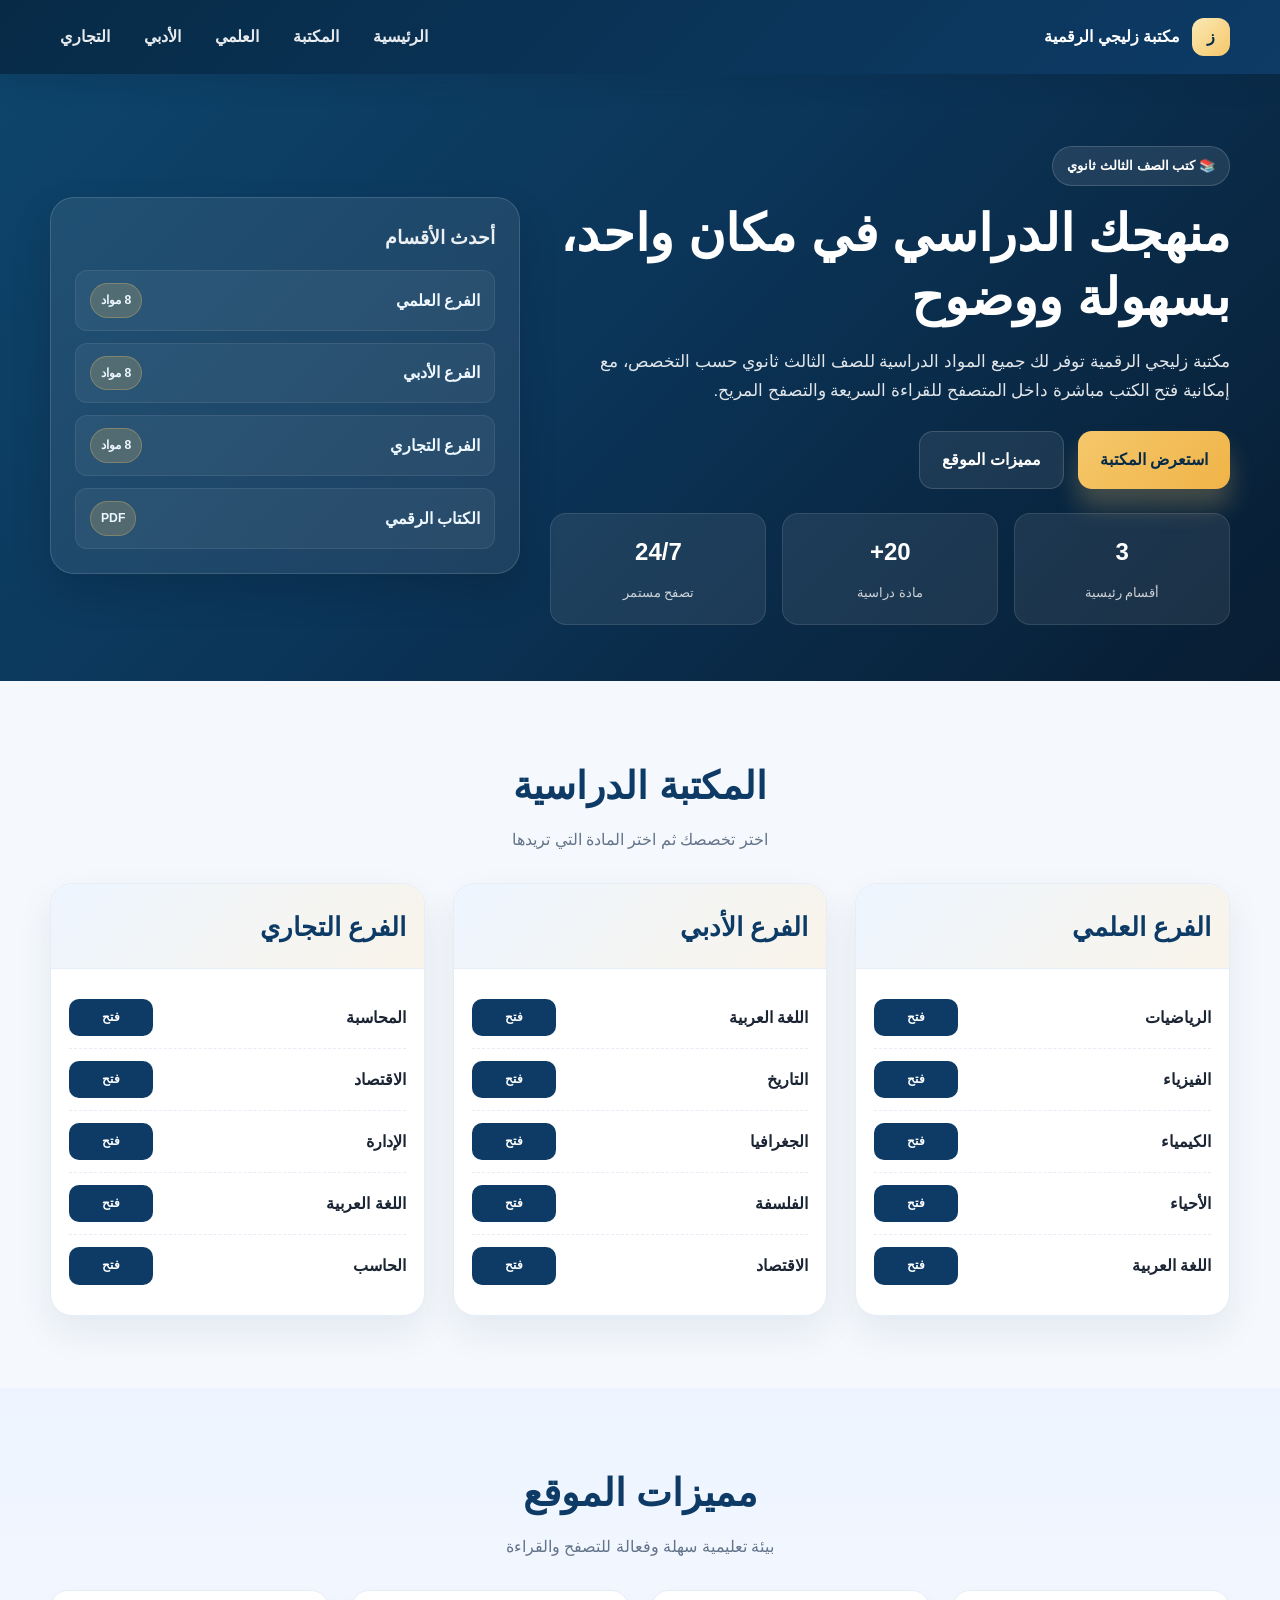
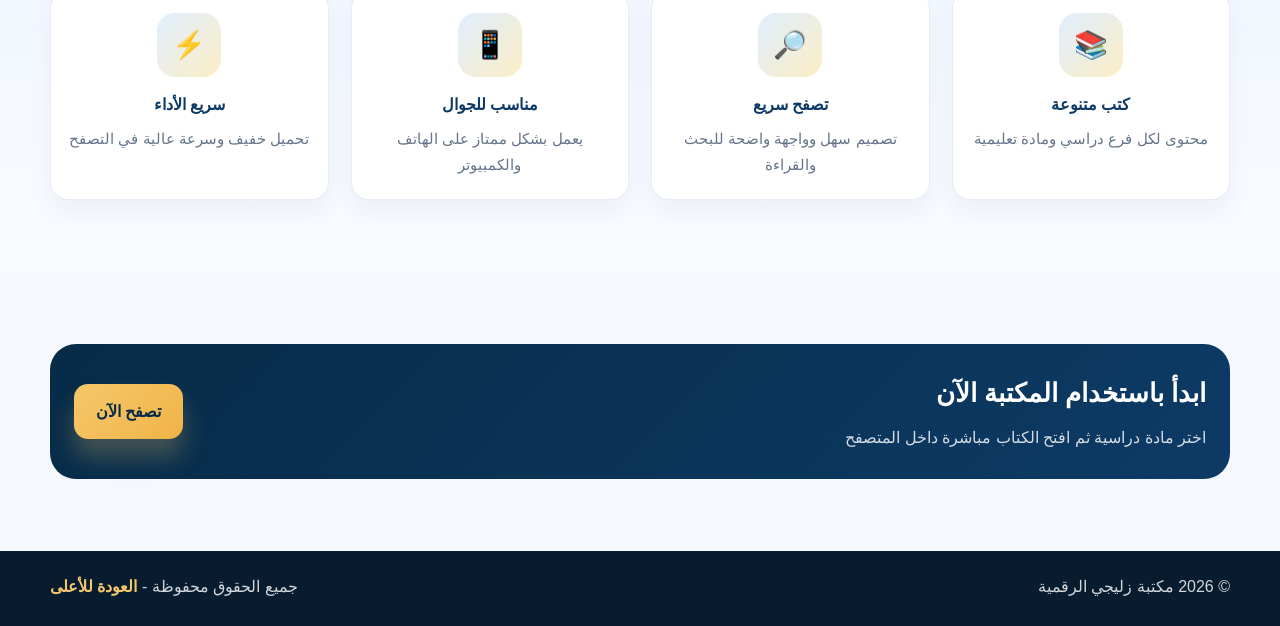
<file: index.html>
<!DOCTYPE html>
<html lang="ar" dir="rtl">
  <head>
    <meta charset="UTF-8" />
    <meta name="viewport" content="width=device-width, initial-scale=1.0" />
    <meta name="description" content="مكتبة زليجي الرقمية - كتب الصف الثالث ثانوي حسب التخصص" />
    <title>مكتبة زليجي الرقمية</title>
    <style>
      :root {
        --primary: #0d3b66;
        --primary-deep: #072b47;
        --secondary: #f5c76a;
        --bg: #f5f8fc;
        --card: #ffffff;
        --line: #e7edf6;
        --text: #1a2433;
        --muted: #64748b;
        --shadow: 0 16px 36px rgba(13, 59, 102, 0.08);
      }

      * { box-sizing: border-box; }
      html { scroll-behavior: smooth; }
      body {
        margin: 0;
        font-family: "Tahoma", "Segoe UI", sans-serif;
        background: var(--bg);
        color: var(--text);
        line-height: 1.7;
      }
      a { text-decoration: none; }
      .container { width: min(1180px, calc(100% - 30px)); margin: 0 auto; }

      .topbar {
        background: linear-gradient(135deg, var(--primary-deep), var(--primary));
        color: #fff;
        position: sticky;
        top: 0;
        z-index: 10;
        box-shadow: 0 8px 24px rgba(9, 31, 58, 0.18);
      }
      .topbar-inner {
        min-height: 74px;
        display: flex;
        align-items: center;
        justify-content: space-between;
        gap: 18px;
      }
      .brand {
        display: flex;
        align-items: center;
        gap: 12px;
        font-weight: 800;
      }
      .brand-mark {
        width: 38px; height: 38px; border-radius: 12px;
        background: linear-gradient(135deg, #fbe9b4, var(--secondary));
        color: var(--primary-deep);
        display: grid; place-items: center;
        font-weight: 900;
      }
      .nav {
        display: flex; gap: 14px; flex-wrap: wrap;
      }
      .nav a {
        color: rgba(255,255,255,0.9);
        padding: 8px 10px; border-radius: 10px; font-weight: 700;
      }
      .nav a:hover { background: rgba(255,255,255,0.08); }

      .hero {
        background: linear-gradient(135deg, #0e446b, #0b3559 45%, #081d32 100%);
        color: #fff;
        padding: 72px 0 56px;
      }
      .hero-inner {
        display: grid; grid-template-columns: 1.3fr 0.9fr; gap: 30px; align-items: center;
      }
      .eyebrow {
        display: inline-block; padding: 8px 14px; border-radius: 999px;
        background: rgba(255,255,255,0.09); border: 1px solid rgba(255,255,255,0.15);
        margin-bottom: 16px; font-size: 0.82rem; font-weight: 700;
      }
      .hero h1 {
        margin: 0 0 18px; font-size: clamp(2.2rem, 4vw, 4rem); line-height: 1.25;
      }
      .hero p {
        margin: 0 0 26px; color: rgba(255,255,255,0.88);
        font-size: 1.05rem;
      }
      .hero-actions {
        display: flex; gap: 14px; flex-wrap: wrap; margin-bottom: 24px;
      }
      .btn {
        display: inline-flex; align-items: center; justify-content: center;
        padding: 14px 22px; border-radius: 14px; font-weight: 800; transition: .2s ease;
      }
      .btn:hover { transform: translateY(-2px); }
      .btn-primary {
        background: linear-gradient(135deg, var(--secondary), #f0b448); color: var(--primary-deep);
        box-shadow: 0 18px 24px rgba(245, 199, 106, 0.25);
      }
      .btn-secondary {
        background: rgba(255,255,255,0.08); color: #fff; border: 1px solid rgba(255,255,255,0.15);
      }
      .hero-metrics {
        display: grid; grid-template-columns: repeat(3, minmax(120px, 1fr)); gap: 16px;
      }
      .metric {
        background: rgba(255,255,255,0.08); border: 1px solid rgba(255,255,255,0.1);
        border-radius: 16px; padding: 18px 12px; text-align: center;
      }
      .metric strong { display: block; font-size: 1.5rem; margin-bottom: 6px; }
      .metric span { color: rgba(255,255,255,0.78); font-size: 0.8rem; }
      .hero-card {
        background: rgba(255,255,255,0.08); border: 1px solid rgba(255,255,255,0.14);
        border-radius: 24px; padding: 24px; box-shadow: 0 18px 40px rgba(0,0,0,0.14);
      }
      .mini-title { margin: 0 0 16px; color: rgba(255,255,255,0.92); }
      .mini-list {
        list-style: none; margin: 0; padding: 0; display: grid; gap: 12px;
      }
      .mini-list li {
        background: rgba(255,255,255,0.05); border: 1px solid rgba(255,255,255,0.08);
        border-radius: 12px; padding: 12px 14px; display: flex; justify-content: space-between; align-items: center;
      }
      .mini-list span { color: #edf7ff; font-weight: 700; }
      .mini-tag {
        background: rgba(245,199,106,0.2); color: #ffe79a; border: 1px solid rgba(245,199,106,0.28);
        border-radius: 999px; padding: 6px 10px; font-size: 0.76rem; font-weight: 800;
      }

      section { padding: 72px 0; }
      .section-head {
        text-align: center; margin-bottom: 30px;
      }
      .section-head h2 {
        margin: 0 0 8px; color: var(--primary); font-size: clamp(2rem, 3vw, 2.7rem);
      }
      .section-head p { margin: 0; color: var(--muted); }

      .cards-grid {
        display: grid; grid-template-columns: repeat(auto-fit, minmax(280px, 1fr)); gap: 28px;
      }
      .subject-card {
        background: var(--card); border: 1px solid var(--line); border-radius: 22px;
        box-shadow: var(--shadow); overflow: hidden; transition: transform .2s ease, box-shadow .2s ease;
      }
      .subject-card:hover { transform: translateY(-4px); box-shadow: 0 20px 42px rgba(13,59,102,0.12); }
      .card-top {
        background: linear-gradient(135deg, #edf5ff 0%, #f9f4ea 100%);
        padding: 22px 18px 18px; border-bottom: 1px solid var(--line);
      }
      .card-top h3 { margin: 0; color: var(--primary); font-size: 1.6rem; }
      .card-body { padding: 18px; }
      .book-list { list-style: none; margin: 0; padding: 0; }
      .book-item {
        display: flex; justify-content: space-between; align-items: center; gap: 12px;
        padding: 12px 0; border-bottom: 1px dashed var(--line);
      }
      .book-item:last-child { border-bottom: none; }
      .book-name { font-weight: 700; color: var(--text); }
      .book-btn {
        min-width: 84px; padding: 8px 14px; border-radius: 10px; background: var(--primary);
        color: #fff; font-weight: 800; text-align: center; font-size: 0.78rem;
      }
      .book-btn:hover { background: var(--primary-deep); }

      .features { background: linear-gradient(180deg, #edf4ff, #f9fbff); }
      .feature-grid {
        display: grid; grid-template-columns: repeat(auto-fit, minmax(220px, 1fr)); gap: 22px;
      }
      .feature-item {
        background: #fff; border: 1px solid var(--line); border-radius: 18px; padding: 22px 18px; text-align: center;
        box-shadow: 0 12px 24px rgba(13, 59, 102, 0.05);
      }
      .icon-box {
        width: 64px; height: 64px; margin: 0 auto 14px; border-radius: 18px; display: grid; place-items: center;
        font-size: 1.7rem; background: linear-gradient(135deg, #dfeeff, #fceec5);
      }
      .feature-item h4 { margin: 0 0 8px; color: var(--primary); }
      .feature-item p { margin: 0; color: var(--muted); font-size: 0.94rem; }

      .cta-box {
        background: linear-gradient(135deg, var(--primary-deep), var(--primary));
        color: #fff; border-radius: 26px; padding: 28px 24px; display: flex; align-items: center; justify-content: space-between; gap: 18px; flex-wrap: wrap;
      }
      .cta-box h3 { margin: 0 0 8px; font-size: clamp(1.6rem, 2vw, 2.2rem); }
      .cta-box p { margin: 0; color: rgba(255,255,255,0.82); }

      footer {
        background: #071c2f; color: #fff; padding: 22px 0 26px;
      }
      .footer-row {
        display: flex; justify-content: space-between; gap: 16px; flex-wrap: wrap; align-items: center;
      }
      .footer-row p { margin: 0; color: rgba(255,255,255,0.82); }
      .footer-link { color: var(--secondary); font-weight: 700; }

      @media (max-width: 900px) {
        .hero-inner { grid-template-columns: 1fr; }
      }
      @media (max-width: 620px) {
        .topbar-inner, .footer-row, .cta-box { flex-direction: column; align-items: flex-start; }
        .nav { gap: 8px; }
        .hero-metrics { grid-template-columns: 1fr; }
        .book-item { flex-direction: column; align-items: flex-start; }
        .book-btn { width: 100%; }
      }
    </style>
  </head>
  <body>
    <header class="topbar">
      <div class="container topbar-inner">
        <div class="brand">
          <div class="brand-mark">ز</div>
          <span>مكتبة زليجي الرقمية</span>
        </div>
        <nav class="nav" aria-label="التنقل">
          <a href="index.html">الرئيسية</a>
          <a href="index.html#catalog">المكتبة</a>
          <a href="science.html">العلمي</a>
          <a href="literary.html">الأدبي</a>
          <a href="commercial.html">التجاري</a>
        </nav>
      </div>
    </header>

    <section class="hero" id="home">
      <div class="container hero-inner">
        <div>
          <div class="eyebrow">📚 كتب الصف الثالث ثانوي</div>
          <h1>منهجك الدراسي في مكان واحد، بسهولة ووضوح</h1>
          <p>
            مكتبة زليجي الرقمية توفر لك جميع المواد الدراسية للصف الثالث ثانوي
            حسب التخصص، مع إمكانية فتح الكتب مباشرة داخل المتصفح للقراءة السريعة
            والتصفح المريح.
          </p>
          <div class="hero-actions">
            <a href="#catalog" class="btn btn-primary">استعرض المكتبة</a>
            <a href="#features" class="btn btn-secondary">مميزات الموقع</a>
          </div>
          <div class="hero-metrics">
            <div class="metric"><strong>3</strong><span>أقسام رئيسية</span></div>
            <div class="metric"><strong>20+</strong><span>مادة دراسية</span></div>
            <div class="metric"><strong>24/7</strong><span>تصفح مستمر</span></div>
          </div>
        </div>
        <div class="hero-card">
          <h3 class="mini-title">أحدث الأقسام</h3>
          <ul class="mini-list">
            <li><span>الفرع العلمي</span><span class="mini-tag">8 مواد</span></li>
            <li><span>الفرع الأدبي</span><span class="mini-tag">8 مواد</span></li>
            <li><span>الفرع التجاري</span><span class="mini-tag">8 مواد</span></li>
            <li><span>الكتاب الرقمي</span><span class="mini-tag">PDF</span></li>
          </ul>
        </div>
      </div>
    </section>

    <section id="catalog">
      <div class="container">
        <div class="section-head">
          <h2>المكتبة الدراسية</h2>
          <p>اختر تخصصك ثم اختر المادة التي تريدها</p>
        </div>

        <div class="cards-grid">
          <article class="subject-card">
            <div class="card-top"><h3>الفرع العلمي</h3></div>
            <div class="card-body">
              <ul class="book-list">
                <li class="book-item"><span class="book-name">الرياضيات</span><a href="science.html" class="book-btn">فتح</a></li>
                <li class="book-item"><span class="book-name">الفيزياء</span><a href="science.html" class="book-btn">فتح</a></li>
                <li class="book-item"><span class="book-name">الكيمياء</span><a href="science.html" class="book-btn">فتح</a></li>
                <li class="book-item"><span class="book-name">الأحياء</span><a href="science.html" class="book-btn">فتح</a></li>
                <li class="book-item"><span class="book-name">اللغة العربية</span><a href="science.html" class="book-btn">فتح</a></li>
              </ul>
            </div>
          </article>

          <article class="subject-card">
            <div class="card-top"><h3>الفرع الأدبي</h3></div>
            <div class="card-body">
              <ul class="book-list">
                <li class="book-item"><span class="book-name">اللغة العربية</span><a href="literary.html" class="book-btn">فتح</a></li>
                <li class="book-item"><span class="book-name">التاريخ</span><a href="literary.html" class="book-btn">فتح</a></li>
                <li class="book-item"><span class="book-name">الجغرافيا</span><a href="literary.html" class="book-btn">فتح</a></li>
                <li class="book-item"><span class="book-name">الفلسفة</span><a href="literary.html" class="book-btn">فتح</a></li>
                <li class="book-item"><span class="book-name">الاقتصاد</span><a href="literary.html" class="book-btn">فتح</a></li>
              </ul>
            </div>
          </article>

          <article class="subject-card">
            <div class="card-top"><h3>الفرع التجاري</h3></div>
            <div class="card-body">
              <ul class="book-list">
                <li class="book-item"><span class="book-name">المحاسبة</span><a href="commercial.html" class="book-btn">فتح</a></li>
                <li class="book-item"><span class="book-name">الاقتصاد</span><a href="commercial.html" class="book-btn">فتح</a></li>
                <li class="book-item"><span class="book-name">الإدارة</span><a href="commercial.html" class="book-btn">فتح</a></li>
                <li class="book-item"><span class="book-name">اللغة العربية</span><a href="commercial.html" class="book-btn">فتح</a></li>
                <li class="book-item"><span class="book-name">الحاسب</span><a href="commercial.html" class="book-btn">فتح</a></li>
              </ul>
            </div>
          </article>
        </div>
      </div>
    </section>

    <section class="features" id="features">
      <div class="container">
        <div class="section-head">
          <h2>مميزات الموقع</h2>
          <p>بيئة تعليمية سهلة وفعالة للتصفح والقراءة</p>
        </div>
        <div class="feature-grid">
          <div class="feature-item">
            <div class="icon-box">📚</div>
            <h4>كتب متنوعة</h4>
            <p>محتوى لكل فرع دراسي ومادة تعليمية</p>
          </div>
          <div class="feature-item">
            <div class="icon-box">🔎</div>
            <h4>تصفح سريع</h4>
            <p>تصميم سهل وواجهة واضحة للبحث والقراءة</p>
          </div>
          <div class="feature-item">
            <div class="icon-box">📱</div>
            <h4>مناسب للجوال</h4>
            <p>يعمل بشكل ممتاز على الهاتف والكمبيوتر</p>
          </div>
          <div class="feature-item">
            <div class="icon-box">⚡</div>
            <h4>سريع الأداء</h4>
            <p>تحميل خفيف وسرعة عالية في التصفح</p>
          </div>
        </div>
      </div>
    </section>

    <section>
      <div class="container">
        <div class="cta-box">
          <div>
            <h3>ابدأ باستخدام المكتبة الآن</h3>
            <p>اختر مادة دراسية ثم افتح الكتاب مباشرة داخل المتصفح</p>
          </div>
          <a href="science.html" class="btn btn-primary">تصفح الآن</a>
        </div>
      </div>
    </section>

    <footer>
      <div class="container footer-row">
        <p>© <span id="year"></span> مكتبة زليجي الرقمية</p>
        <p>جميع الحقوق محفوظة - <a href="#home" class="footer-link">العودة للأعلى</a></p>
      </div>
    </footer>

    <script>
      document.getElementById("year").textContent = new Date().getFullYear();
    </script>
  </body>
</html>
</file>
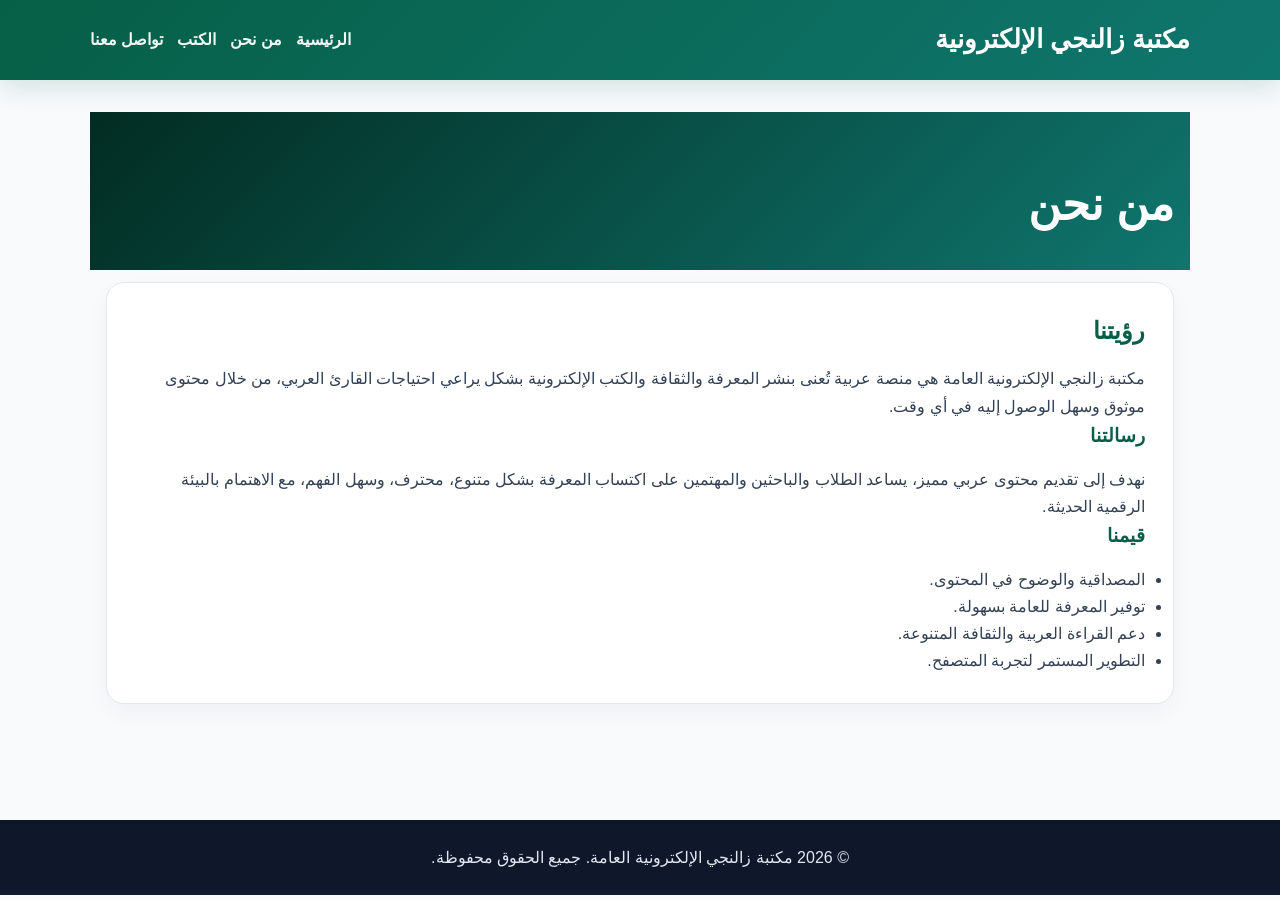
<file: about.html>
<!DOCTYPE html>
<html lang="ar" dir="rtl">
<head>
  <meta charset="UTF-8" />
  <meta name="viewport" content="width=device-width, initial-scale=1.0" />
  <meta name="description" content="من نحن؟ مكتبة زالنجي الإلكترونية العامة مؤسسة عربية تهدف إلى نشر المعرفة والثقافة والكتب الإلكترونية في خدمة المجتمع." />
  <meta name="keywords" content="من نحن, مكتبة زالنجي, رؤية, رسالة, ثقافة عربية" />
  <meta name="robots" content="index,follow" />
  <link rel="canonical" href="https://hashmmohmed466-wq.github.io/zalingei-digital-library/about.html" />
  <title>من نحن | مكتبة زالنجي الإلكترونية</title>
  <link rel="stylesheet" href="style.css" />
</head>
<body>
  <header>
    <div class="container topbar">
      <div class="brand">مكتبة زالنجي الإلكترونية</div>
      <nav>
        <a href="index.html">الرئيسية</a>
        <a href="about.html">من نحن</a>
        <a href="books.html">الكتب</a>
        <a href="contact.html">تواصل معنا</a>
      </nav>
    </div>
  </header>

  <main class="container">
    <section class="page-header">
      <div class="container">
        <h1>من نحن</h1>
      </div>
    </section>

    <section class="container" style="margin-top:-20px; margin-bottom:52px;">
      <div class="content-box">
        <h2>رؤيتنا</h2>
        <p>
          مكتبة زالنجي الإلكترونية العامة هي منصة عربية تُعنى بنشر المعرفة والثقافة والكتب الإلكترونية
          بشكل يراعي احتياجات القارئ العربي، من خلال محتوى موثوق وسهل الوصول إليه في أي وقت.
        </p>

        <h3>رسالتنا</h3>
        <p>
          نهدف إلى تقديم محتوى عربي مميز، يساعد الطلاب والباحثين والمهتمين على اكتساب المعرفة بشكل
          متنوع، محترف، وسهل الفهم، مع الاهتمام بالبيئة الرقمية الحديثة.
        </p>

        <h3>قيمنا</h3>
        <ul>
          <li>المصداقية والوضوح في المحتوى.</li>
          <li>توفير المعرفة للعامة بسهولة.</li>
          <li>دعم القراءة العربية والثقافة المتنوعة.</li>
          <li>التطوير المستمر لتجربة المتصفح.</li>
        </ul>
      </div>
    </section>
  </main>

  <footer class="footer">
    <div class="container">© 2026 مكتبة زالنجي الإلكترونية العامة. جميع الحقوق محفوظة.</div>
  </footer>
</body>
</html>
</file>
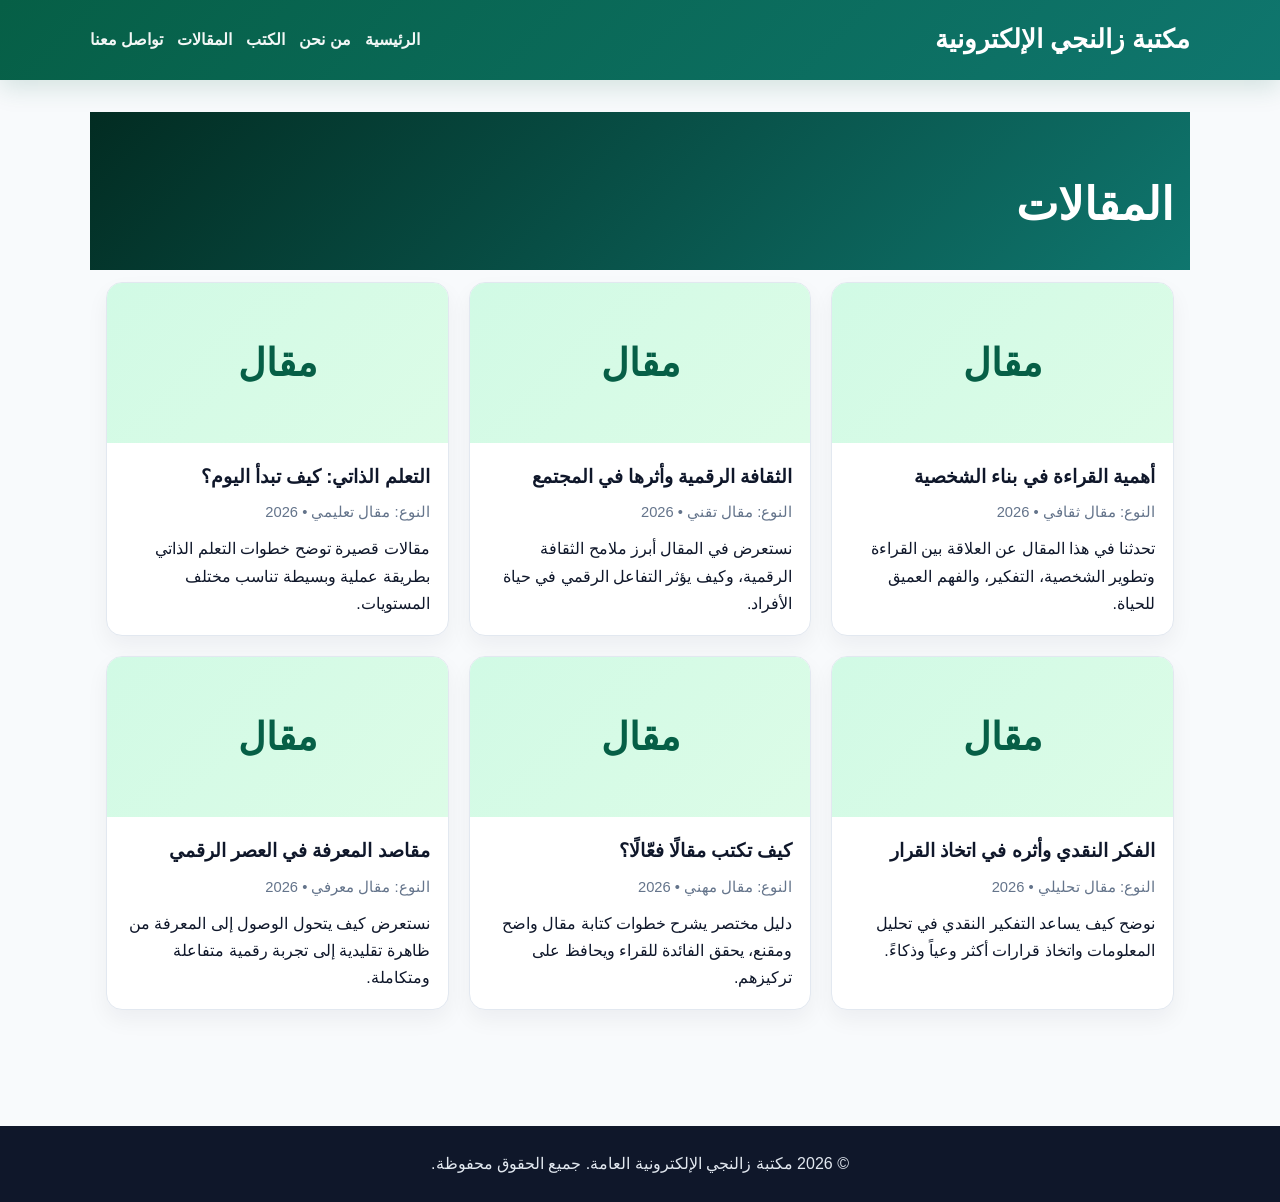
<file: articles.html>
<!DOCTYPE html>
<html lang="ar" dir="rtl">
<head>
  <meta charset="UTF-8" />
  <meta name="viewport" content="width=device-width, initial-scale=1.0" />
  <meta name="description" content="مقالات ومحتوى ثقافي وتعليمي في مكتبة زالنجي الإلكترونية العامة." />
  <meta name="keywords" content="مقالات عربية, محتوى تعليمي, مقالات ثقافية, مكتبة زالنجي" />
  <meta name="robots" content="index,follow" />
  <link rel="canonical" href="https://hashmmohmed466-wq.github.io/zalingei-digital-library/articles.html" />
  <title>المقالات | مكتبة زالنجي الإلكترونية</title>
  <link rel="stylesheet" href="style.css" />
</head>
<body>
  <header>
    <div class="container topbar">
      <div class="brand">مكتبة زالنجي الإلكترونية</div>
      <nav>
        <a href="index.html">الرئيسية</a>
        <a href="about.html">من نحن</a>
        <a href="books.html">الكتب</a>
        <a href="articles.html">المقالات</a>
        <a href="contact.html">تواصل معنا</a>
      </nav>
    </div>
  </header>

  <main class="container">
    <section class="page-header">
      <div class="container">
        <h1>المقالات</h1>
      </div>
    </section>

    <section class="container" style="margin-top:-20px; margin-bottom:52px;">
      <div class="books-list">
        <article class="book-item">
          <div class="book-cover">مقال</div>
          <div class="book-body">
            <h3>أهمية القراءة في بناء الشخصية</h3>
            <div class="book-meta">النوع: مقال ثقافي • 2026</div>
            <p>تحدثنا في هذا المقال عن العلاقة بين القراءة وتطوير الشخصية، التفكير، والفهم العميق للحياة.</p>
          </div>
        </article>

        <article class="book-item">
          <div class="book-cover">مقال</div>
          <div class="book-body">
            <h3>الثقافة الرقمية وأثرها في المجتمع</h3>
            <div class="book-meta">النوع: مقال تقني • 2026</div>
            <p>نستعرض في المقال أبرز ملامح الثقافة الرقمية، وكيف يؤثر التفاعل الرقمي في حياة الأفراد.</p>
          </div>
        </article>

        <article class="book-item">
          <div class="book-cover">مقال</div>
          <div class="book-body">
            <h3>التعلم الذاتي: كيف تبدأ اليوم؟</h3>
            <div class="book-meta">النوع: مقال تعليمي • 2026</div>
            <p>مقالات قصيرة توضح خطوات التعلم الذاتي بطريقة عملية وبسيطة تناسب مختلف المستويات.</p>
          </div>
        </article>

        <article class="book-item">
          <div class="book-cover">مقال</div>
          <div class="book-body">
            <h3>الفكر النقدي وأثره في اتخاذ القرار</h3>
            <div class="book-meta">النوع: مقال تحليلي • 2026</div>
            <p>نوضح كيف يساعد التفكير النقدي في تحليل المعلومات واتخاذ قرارات أكثر وعياً وذكاءً.</p>
          </div>
        </article>

        <article class="book-item">
          <div class="book-cover">مقال</div>
          <div class="book-body">
            <h3>كيف تكتب مقالًا فعّالًا؟</h3>
            <div class="book-meta">النوع: مقال مهني • 2026</div>
            <p>دليل مختصر يشرح خطوات كتابة مقال واضح ومقنع، يحقق الفائدة للقراء ويحافظ على تركيزهم.</p>
          </div>
        </article>

        <article class="book-item">
          <div class="book-cover">مقال</div>
          <div class="book-body">
            <h3>مقاصد المعرفة في العصر الرقمي</h3>
            <div class="book-meta">النوع: مقال معرفي • 2026</div>
            <p>نستعرض كيف يتحول الوصول إلى المعرفة من ظاهرة تقليدية إلى تجربة رقمية متفاعلة ومتكاملة.</p>
          </div>
        </article>
      </div>
    </section>
  </main>

  <footer class="footer">
    <div class="container">© 2026 مكتبة زالنجي الإلكترونية العامة. جميع الحقوق محفوظة.</div>
  </footer>
</body>
</html>
</file>
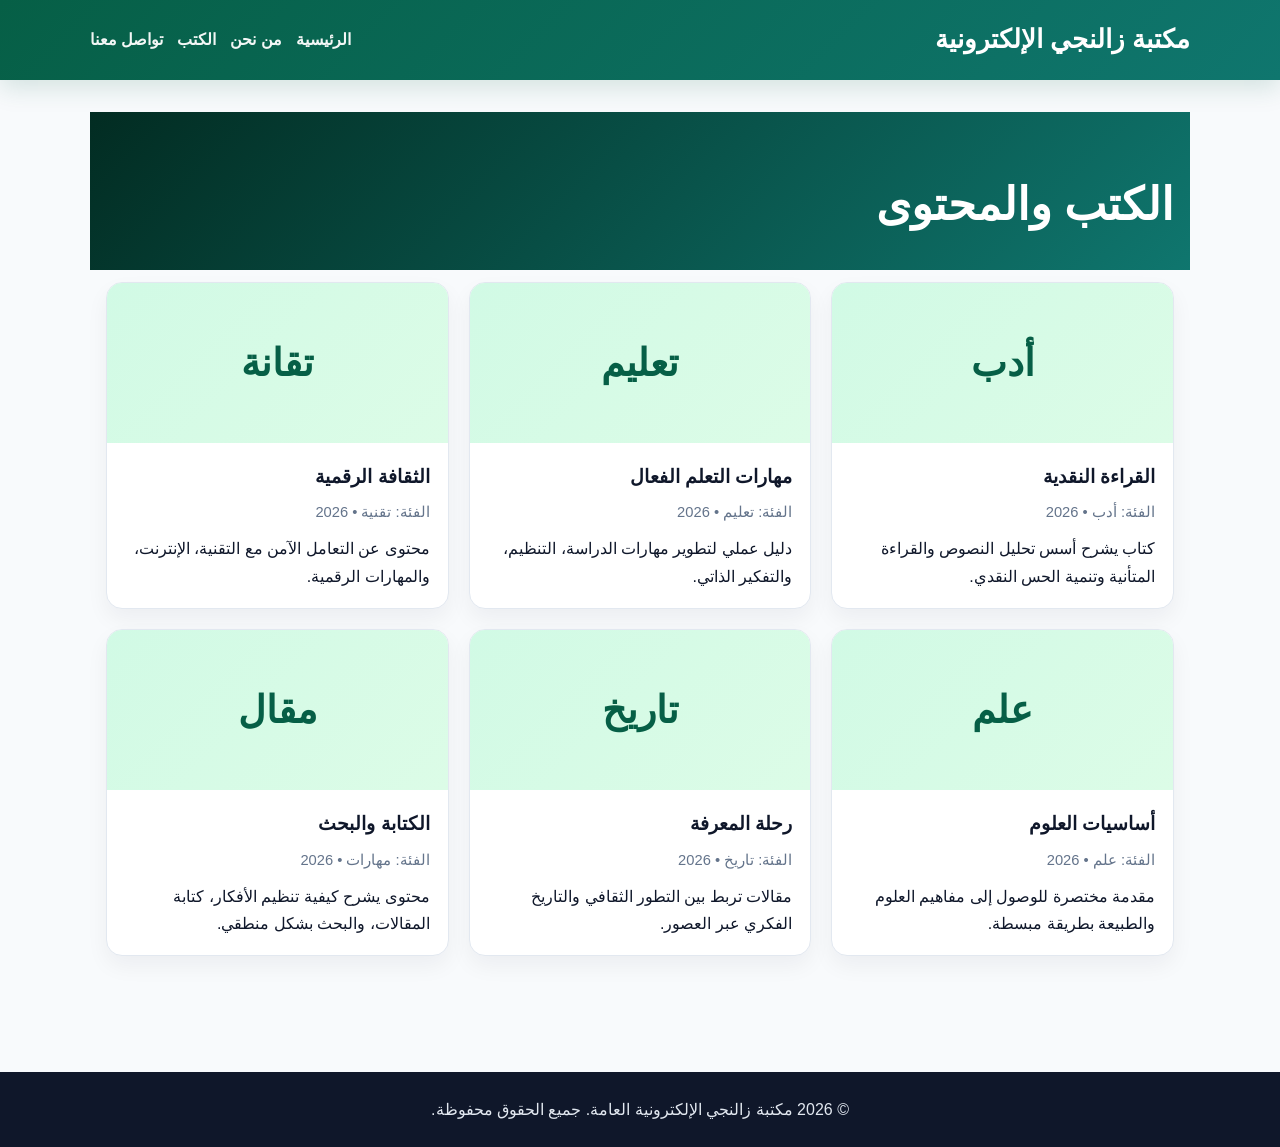
<file: books.html>
<!DOCTYPE html>
<html lang="ar" dir="rtl">
<head>
  <meta charset="UTF-8" />
  <meta name="viewport" content="width=device-width, initial-scale=1.0" />
  <meta name="description" content="تصفح كتب ومقالات مكتبة زالنجي الإلكترونية العامة في مجالات التعليم، الثقافة، والأدب." />
  <meta name="keywords" content="كتب, مقالات, تعليم, ثقافة, أدب, تقنية" />
  <meta name="robots" content="index,follow" />
  <link rel="canonical" href="https://hashmmohmed466-wq.github.io/zalingei-digital-library/books.html" />
  <title>الكتب | مكتبة زالنجي الإلكترونية</title>
  <link rel="stylesheet" href="style.css" />
</head>
<body>
  <header>
    <div class="container topbar">
      <div class="brand">مكتبة زالنجي الإلكترونية</div>
      <nav>
        <a href="index.html">الرئيسية</a>
        <a href="about.html">من نحن</a>
        <a href="books.html">الكتب</a>
        <a href="contact.html">تواصل معنا</a>
      </nav>
    </div>
  </header>

  <main class="container">
    <section class="page-header">
      <div class="container">
        <h1>الكتب والمحتوى</h1>
      </div>
    </section>

    <section class="container" style="margin-top:-20px; margin-bottom:52px;">
      <div class="books-list">
        <article class="book-item">
          <div class="book-cover">أدب</div>
          <div class="book-body">
            <h3>القراءة النقدية</h3>
            <div class="book-meta">الفئة: أدب • 2026</div>
            <p>كتاب يشرح أسس تحليل النصوص والقراءة المتأنية وتنمية الحس النقدي.</p>
          </div>
        </article>

        <article class="book-item">
          <div class="book-cover">تعليم</div>
          <div class="book-body">
            <h3>مهارات التعلم الفعال</h3>
            <div class="book-meta">الفئة: تعليم • 2026</div>
            <p>دليل عملي لتطوير مهارات الدراسة، التنظيم، والتفكير الذاتي.</p>
          </div>
        </article>

        <article class="book-item">
          <div class="book-cover">تقانة</div>
          <div class="book-body">
            <h3>الثقافة الرقمية</h3>
            <div class="book-meta">الفئة: تقنية • 2026</div>
            <p>محتوى عن التعامل الآمن مع التقنية، الإنترنت، والمهارات الرقمية.</p>
          </div>
        </article>

        <article class="book-item">
          <div class="book-cover">علم</div>
          <div class="book-body">
            <h3>أساسيات العلوم</h3>
            <div class="book-meta">الفئة: علم • 2026</div>
            <p>مقدمة مختصرة للوصول إلى مفاهيم العلوم والطبيعة بطريقة مبسطة.</p>
          </div>
        </article>

        <article class="book-item">
          <div class="book-cover">تاريخ</div>
          <div class="book-body">
            <h3>رحلة المعرفة</h3>
            <div class="book-meta">الفئة: تاريخ • 2026</div>
            <p>مقالات تربط بين التطور الثقافي والتاريخ الفكري عبر العصور.</p>
          </div>
        </article>

        <article class="book-item">
          <div class="book-cover">مقال</div>
          <div class="book-body">
            <h3>الكتابة والبحث</h3>
            <div class="book-meta">الفئة: مهارات • 2026</div>
            <p>محتوى يشرح كيفية تنظيم الأفكار، كتابة المقالات، والبحث بشكل منطقي.</p>
          </div>
        </article>
      </div>
    </section>
  </main>

  <footer class="footer">
    <div class="container">© 2026 مكتبة زالنجي الإلكترونية العامة. جميع الحقوق محفوظة.</div>
  </footer>
</body>
</html>
</file>
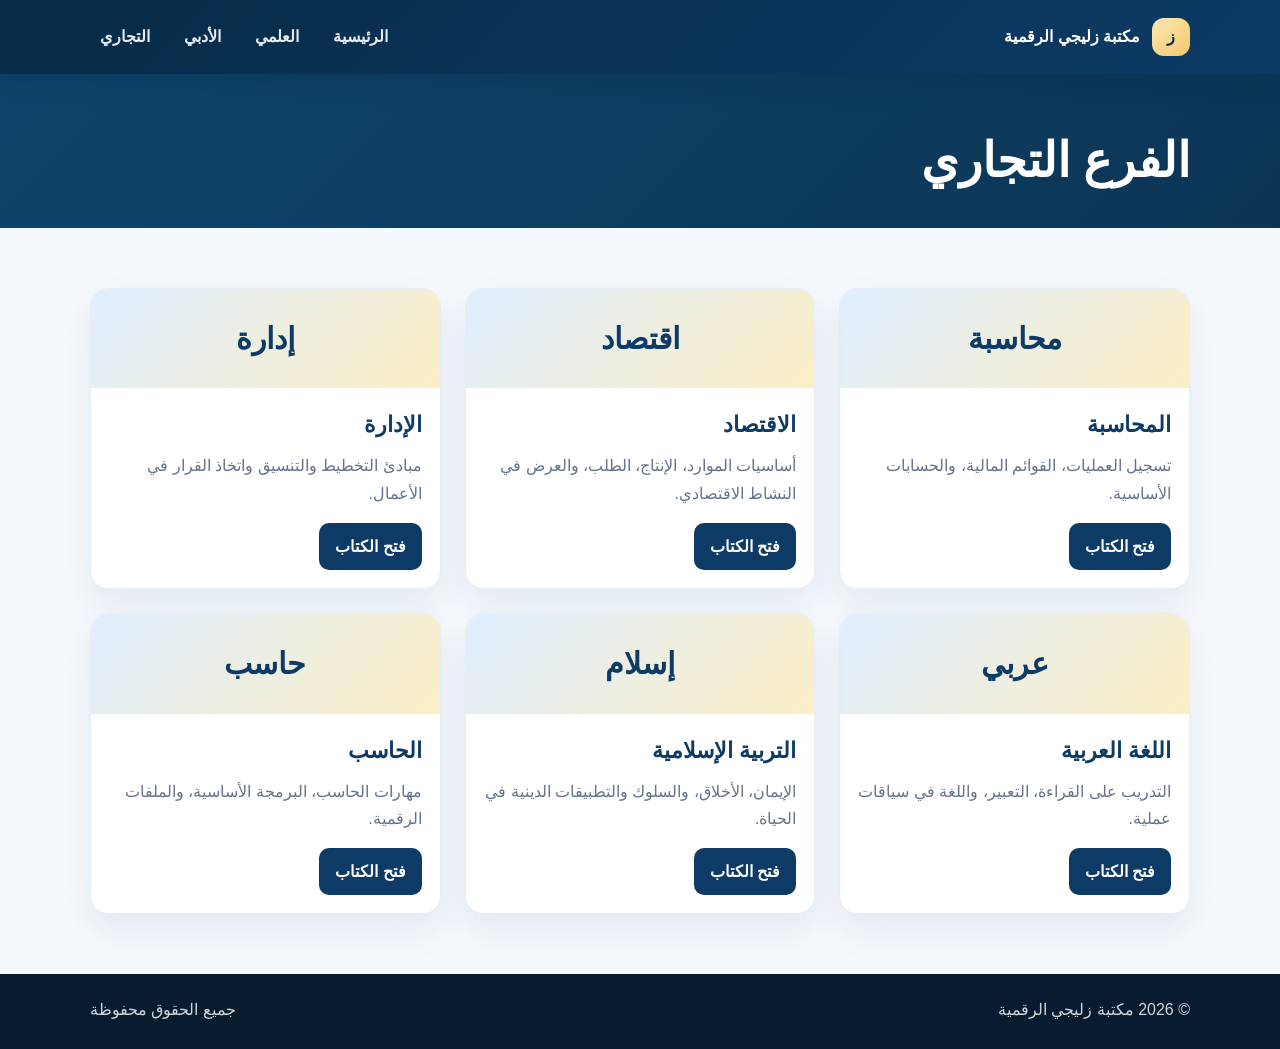
<file: commercial.html>
<!DOCTYPE html>
<html lang="ar" dir="rtl">
  <head>
    <meta charset="UTF-8" />
    <meta name="viewport" content="width=device-width, initial-scale=1.0" />
    <title>الفرع التجاري | مكتبة زليجي الرقمية</title>
    <style>
      :root {
        --primary: #0d3b66;
        --primary-deep: #072b47;
        --secondary: #f5c76a;
        --bg: #f5f8fc;
        --card: #ffffff;
        --line: #e7edf6;
        --text: #1a2433;
        --muted: #64748b;
        --shadow: 0 16px 36px rgba(13, 59, 102, 0.08);
      }
      * { box-sizing: border-box; }
      body { margin: 0; font-family: "Tahoma", "Segoe UI", sans-serif; background: var(--bg); color: var(--text); line-height: 1.7; }
      a { text-decoration: none; }
      .container { width: min(1100px, calc(100% - 26px)); margin: 0 auto; }
      .topbar { background: linear-gradient(135deg, var(--primary-deep), var(--primary)); color: #fff; position: sticky; top: 0; z-index: 10; box-shadow: 0 8px 24px rgba(9,31,58,.18); }
      .topbar-inner { min-height: 74px; display: flex; align-items: center; justify-content: space-between; gap: 18px; }
      .brand { display: flex; align-items: center; gap: 12px; font-weight: 800; }
      .brand-mark { width: 38px; height: 38px; border-radius: 12px; background: linear-gradient(135deg, #fbe9b4, var(--secondary)); display: grid; place-items: center; color: var(--primary-deep); font-weight: 900; }
      .nav { display: flex; flex-wrap: wrap; gap: 14px; }
      .nav a { color: rgba(255,255,255,0.9); padding: 8px 10px; border-radius: 10px; font-weight: 700; }
      .nav a:hover { background: rgba(255,255,255,0.08); }
      .page-header { background: linear-gradient(135deg, #0e446b, #0c3555); color: #fff; padding: 46px 0 26px; }
      .page-header h1 { margin: 0; font-size: clamp(2rem, 4vw, 3rem); }
      .section { padding: 60px 0; }
      .books-grid { display: grid; grid-template-columns: repeat(auto-fit, minmax(260px, 1fr)); gap: 24px; }
      .book-card { background: var(--card); border: 1px solid var(--line); border-radius: 18px; box-shadow: var(--shadow); overflow: hidden; }
      .book-cover { background: linear-gradient(135deg, #dfeeff, #fceec5); padding: 24px 18px; font-size: 1.9rem; font-weight: 900; color: var(--primary); text-align: center; }
      .book-content { padding: 18px; }
      .book-content h3 { margin: 0 0 8px; font-size: 1.4rem; color: var(--primary); }
      .book-content p { margin: 0 0 16px; color: var(--muted); }
      .book-link { display: inline-block; background: var(--primary); color: #fff; padding: 10px 16px; border-radius: 10px; font-weight: 800; }
      .book-link:hover { background: var(--primary-deep); }
      footer { background: #071c2f; color: #fff; padding: 22px 0 26px; }
      .footer-row { display: flex; justify-content: space-between; gap: 12px; flex-wrap: wrap; }
      .footer-row p { margin: 0; color: rgba(255,255,255,0.82); }
      @media (max-width: 640px) { .topbar-inner, .footer-row { flex-direction: column; align-items: flex-start; } }
    </style>
  </head>
  <body>
    <header class="topbar">
      <div class="container topbar-inner">
        <div class="brand"><div class="brand-mark">ز</div><span>مكتبة زليجي الرقمية</span></div>
        <nav class="nav" aria-label="التنقل">
          <a href="index.html">الرئيسية</a>
          <a href="science.html">العلمي</a>
          <a href="literary.html">الأدبي</a>
          <a href="commercial.html">التجاري</a>
        </nav>
      </div>
    </header>

    <section class="page-header">
      <div class="container">
        <h1>الفرع التجاري</h1>
      </div>
    </section>

    <main class="section">
      <div class="container books-grid">
        <article class="book-card">
          <div class="book-cover">محاسبة</div>
          <div class="book-content">
            <h3>المحاسبة</h3>
            <p>تسجيل العمليات، القوائم المالية، والحسابات الأساسية.</p>
            <a class="book-link" href="#">فتح الكتاب</a>
          </div>
        </article>

        <article class="book-card">
          <div class="book-cover">اقتصاد</div>
          <div class="book-content">
            <h3>الاقتصاد</h3>
            <p>أساسيات الموارد، الإنتاج، الطلب، والعرض في النشاط الاقتصادي.</p>
            <a class="book-link" href="#">فتح الكتاب</a>
          </div>
        </article>

        <article class="book-card">
          <div class="book-cover">إدارة</div>
          <div class="book-content">
            <h3>الإدارة</h3>
            <p>مبادئ التخطيط والتنسيق واتخاذ القرار في الأعمال.</p>
            <a class="book-link" href="#">فتح الكتاب</a>
          </div>
        </article>

        <article class="book-card">
          <div class="book-cover">عربي</div>
          <div class="book-content">
            <h3>اللغة العربية</h3>
            <p>التدريب على القراءة، التعبير، واللغة في سياقات عملية.</p>
            <a class="book-link" href="#">فتح الكتاب</a>
          </div>
        </article>

        <article class="book-card">
          <div class="book-cover">إسلام</div>
          <div class="book-content">
            <h3>التربية الإسلامية</h3>
            <p>الإيمان، الأخلاق، والسلوك والتطبيقات الدينية في الحياة.</p>
            <a class="book-link" href="#">فتح الكتاب</a>
          </div>
        </article>

        <article class="book-card">
          <div class="book-cover">حاسب</div>
          <div class="book-content">
            <h3>الحاسب</h3>
            <p>مهارات الحاسب، البرمجة الأساسية، والملفات الرقمية.</p>
            <a class="book-link" href="#">فتح الكتاب</a>
          </div>
        </article>
      </div>
    </main>

    <footer>
      <div class="container footer-row">
        <p>© <span id="year"></span> مكتبة زليجي الرقمية</p>
        <p>جميع الحقوق محفوظة</p>
      </div>
    </footer>

    <script>
      document.getElementById("year").textContent = new Date().getFullYear();
    </script>
  </body>
</html>
</file>
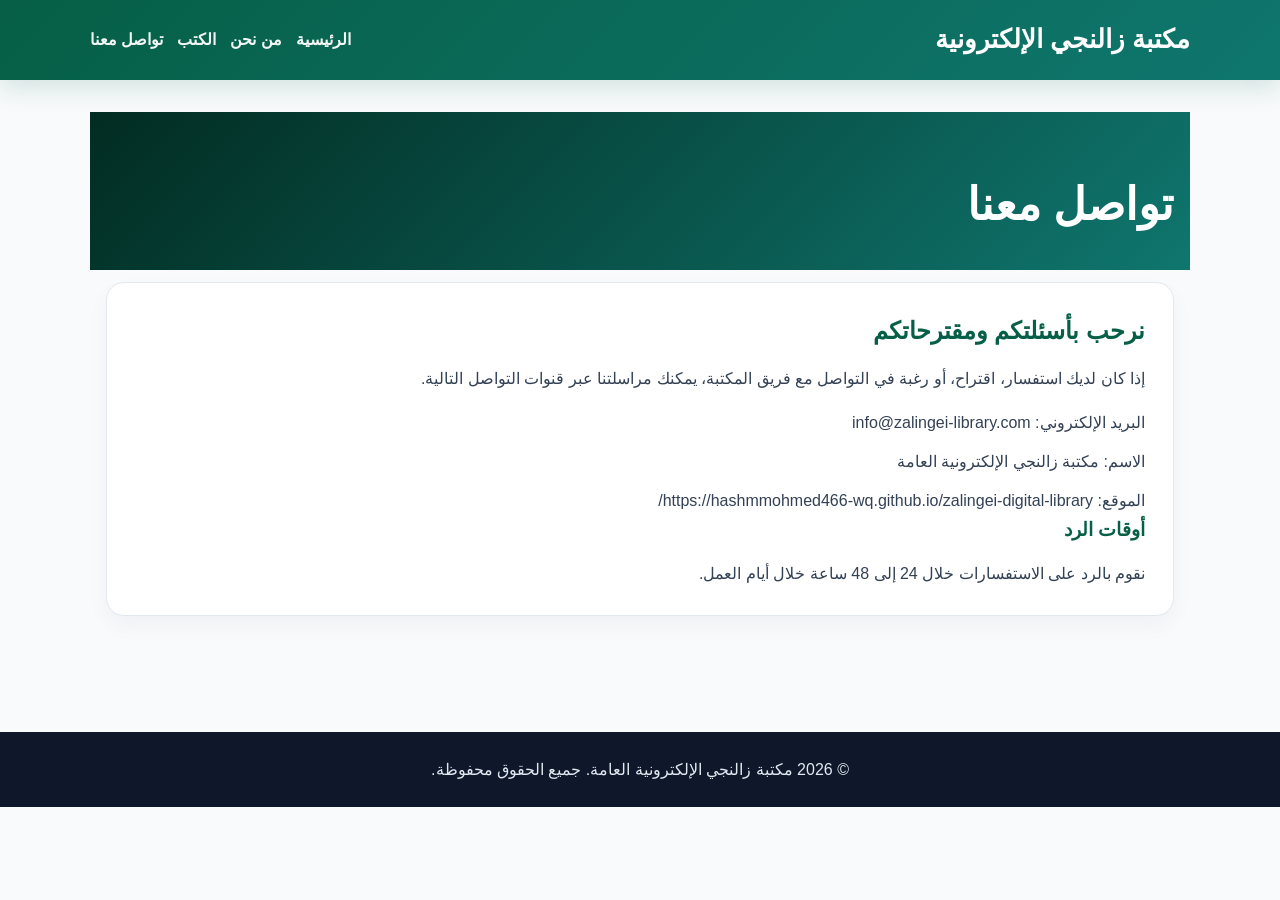
<file: contact.html>
<!DOCTYPE html>
<html lang="ar" dir="rtl">
<head>
  <meta charset="UTF-8" />
  <meta name="viewport" content="width=device-width, initial-scale=1.0" />
  <meta name="description" content="تواصل مع مكتبة زالنجي الإلكترونية العامة للاستفسارات، الشراكات، ومقترحات المحتوى." />
  <meta name="keywords" content="تواصل, استفسار, شراكة, مكتبة زالنجي" />
  <meta name="robots" content="index,follow" />
  <link rel="canonical" href="https://hashmmohmed466-wq.github.io/zalingei-digital-library/contact.html" />
  <title>تواصل معنا | مكتبة زالنجي الإلكترونية</title>
  <link rel="stylesheet" href="style.css" />
</head>
<body>
  <header>
    <div class="container topbar">
      <div class="brand">مكتبة زالنجي الإلكترونية</div>
      <nav>
        <a href="index.html">الرئيسية</a>
        <a href="about.html">من نحن</a>
        <a href="books.html">الكتب</a>
        <a href="contact.html">تواصل معنا</a>
      </nav>
    </div>
  </header>

  <main class="container">
    <section class="page-header">
      <div class="container">
        <h1>تواصل معنا</h1>
      </div>
    </section>

    <section class="container" style="margin-top:-20px; margin-bottom:52px;">
      <div class="content-box">
        <h2>نرحب بأسئلتكم ومقترحاتكم</h2>
        <p>
          إذا كان لديك استفسار، اقتراح، أو رغبة في التواصل مع فريق المكتبة، يمكنك مراسلتنا عبر
          قنوات التواصل التالية.
        </p>

        <ul class="contact-list">
          <li>البريد الإلكتروني: info@zalingei-library.com</li>
          <li>الاسم: مكتبة زالنجي الإلكترونية العامة</li>
          <li>الموقع: https://hashmmohmed466-wq.github.io/zalingei-digital-library/</li>
        </ul>

        <h3>أوقات الرد</h3>
        <p>نقوم بالرد على الاستفسارات خلال 24 إلى 48 ساعة خلال أيام العمل.</p>
      </div>
    </section>
  </main>

  <footer class="footer">
    <div class="container">© 2026 مكتبة زالنجي الإلكترونية العامة. جميع الحقوق محفوظة.</div>
  </footer>
</body>
</html>
</file>
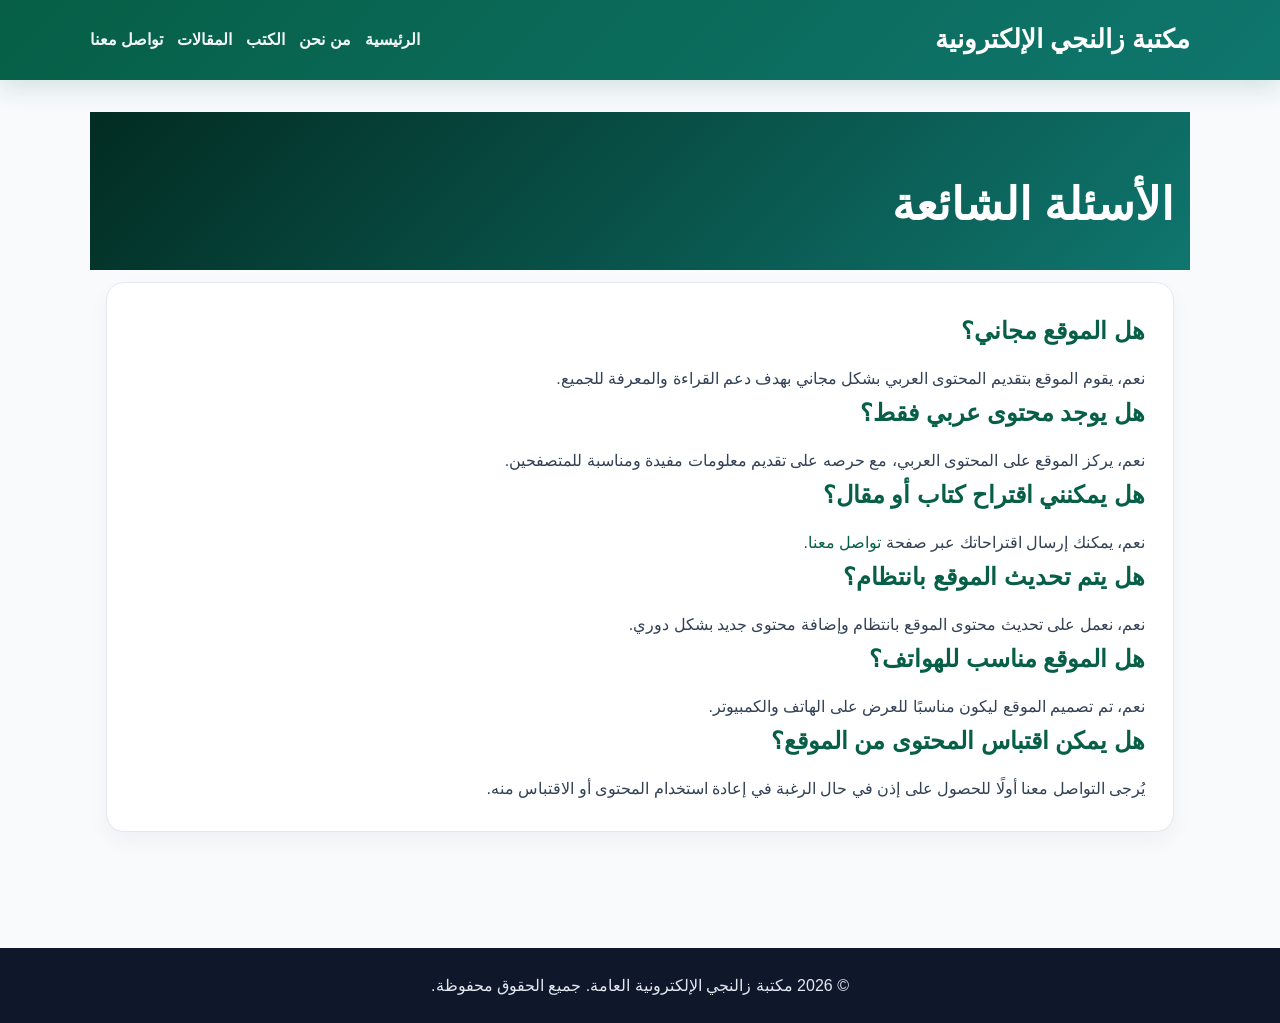
<file: faq.html>
<!DOCTYPE html>
<html lang="ar" dir="rtl">
<head>
  <meta charset="UTF-8" />
  <meta name="viewport" content="width=device-width, initial-scale=1.0" />
  <meta name="description" content="أسئلة شائعة حول مكتبة زالنجي الإلكترونية العامة ومحتواها وقيمتها للمستخدمين." />
  <meta name="keywords" content="أسئلة شائعة, مكتبة زالنجي, FAQ, محتوى عربي" />
  <meta name="robots" content="index,follow" />
  <link rel="canonical" href="https://hashmmohmed466-wq.github.io/zalingei-digital-library/faq.html" />
  <title>الأسئلة الشائعة | مكتبة زالنجي الإلكترونية</title>
  <link rel="stylesheet" href="style.css" />
</head>
<body>
  <header>
    <div class="container topbar">
      <div class="brand">مكتبة زالنجي الإلكترونية</div>
      <nav>
        <a href="index.html">الرئيسية</a>
        <a href="about.html">من نحن</a>
        <a href="books.html">الكتب</a>
        <a href="articles.html">المقالات</a>
        <a href="contact.html">تواصل معنا</a>
      </nav>
    </div>
  </header>

  <main class="container">
    <section class="page-header">
      <div class="container">
        <h1>الأسئلة الشائعة</h1>
      </div>
    </section>

    <section class="container" style="margin-top:-20px; margin-bottom:52px;">
      <div class="content-box">
        <h2>هل الموقع مجاني؟</h2>
        <p>نعم، يقوم الموقع بتقديم المحتوى العربي بشكل مجاني بهدف دعم القراءة والمعرفة للجميع.</p>

        <h2>هل يوجد محتوى عربي فقط؟</h2>
        <p>نعم، يركز الموقع على المحتوى العربي، مع حرصه على تقديم معلومات مفيدة ومناسبة للمتصفحين.</p>

        <h2>هل يمكنني اقتراح كتاب أو مقال؟</h2>
        <p>نعم، يمكنك إرسال اقتراحاتك عبر صفحة <a href="contact.html">تواصل معنا</a>.</p>

        <h2>هل يتم تحديث الموقع بانتظام؟</h2>
        <p>نعم، نعمل على تحديث محتوى الموقع بانتظام وإضافة محتوى جديد بشكل دوري.</p>

        <h2>هل الموقع مناسب للهواتف؟</h2>
        <p>نعم، تم تصميم الموقع ليكون مناسبًا للعرض على الهاتف والكمبيوتر.</p>

        <h2>هل يمكن اقتباس المحتوى من الموقع؟</h2>
        <p>يُرجى التواصل معنا أولًا للحصول على إذن في حال الرغبة في إعادة استخدام المحتوى أو الاقتباس منه.</p>
      </div>
    </section>
  </main>

  <footer class="footer">
    <div class="container">© 2026 مكتبة زالنجي الإلكترونية العامة. جميع الحقوق محفوظة.</div>
  </footer>
</body>
</html>
</file>
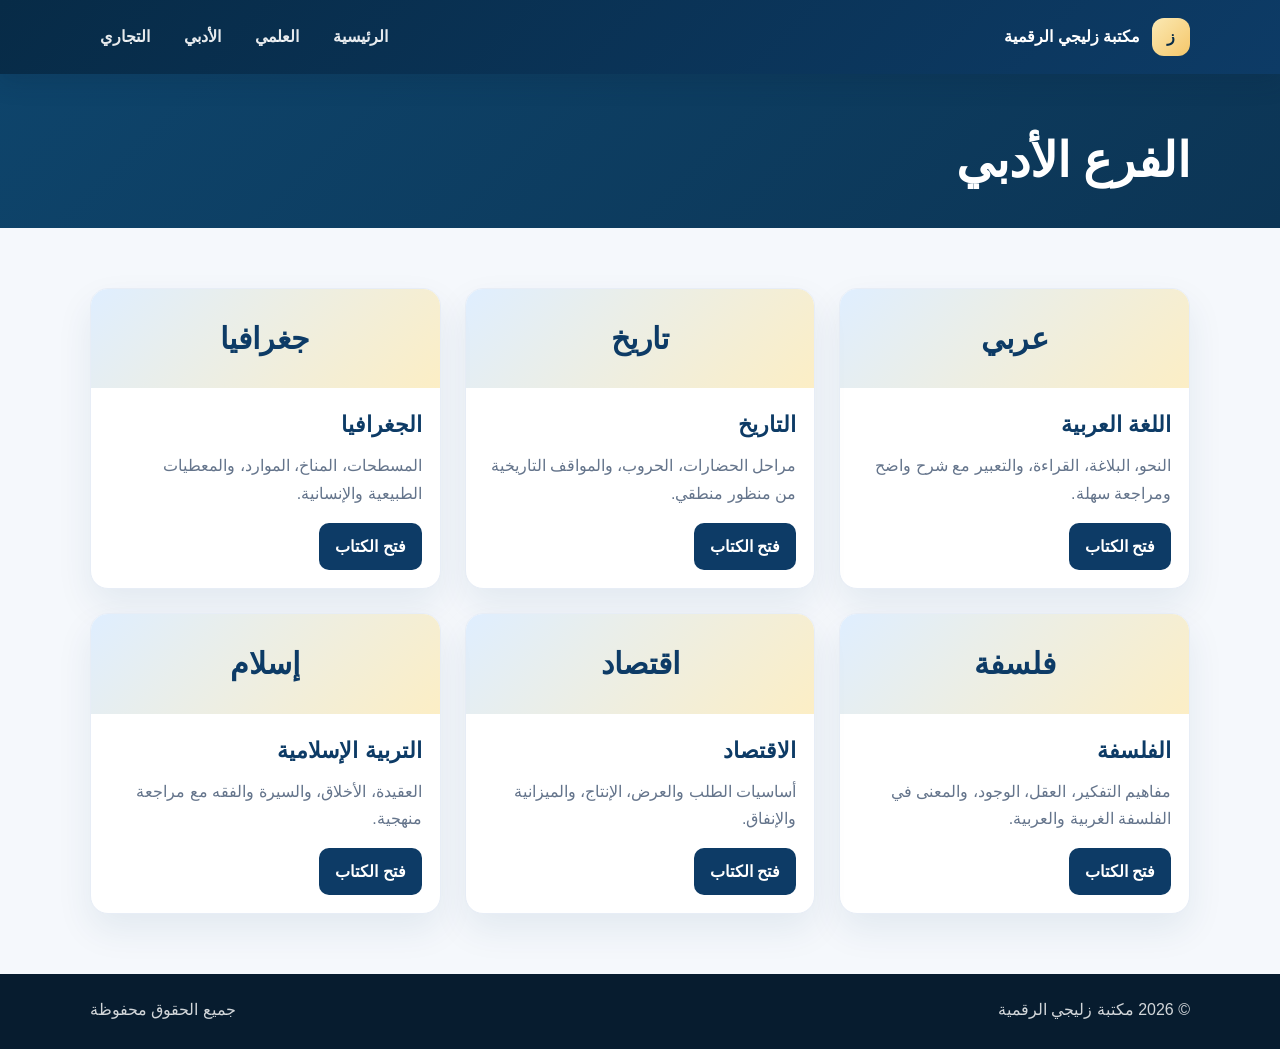
<file: literary.html>
<!DOCTYPE html>
<html lang="ar" dir="rtl">
  <head>
    <meta charset="UTF-8" />
    <meta name="viewport" content="width=device-width, initial-scale=1.0" />
    <title>الفرع الأدبي | مكتبة زليجي الرقمية</title>
    <style>
      :root {
        --primary: #0d3b66;
        --primary-deep: #072b47;
        --secondary: #f5c76a;
        --bg: #f5f8fc;
        --card: #ffffff;
        --line: #e7edf6;
        --text: #1a2433;
        --muted: #64748b;
        --shadow: 0 16px 36px rgba(13, 59, 102, 0.08);
      }
      * { box-sizing: border-box; }
      body { margin: 0; font-family: "Tahoma", "Segoe UI", sans-serif; background: var(--bg); color: var(--text); line-height: 1.7; }
      a { text-decoration: none; }
      .container { width: min(1100px, calc(100% - 26px)); margin: 0 auto; }
      .topbar {
        background: linear-gradient(135deg, var(--primary-deep), var(--primary)); color: #fff; position: sticky; top: 0; z-index: 10; box-shadow: 0 8px 24px rgba(9,31,58,.18);
      }
      .topbar-inner { min-height: 74px; display: flex; align-items: center; justify-content: space-between; gap: 18px; }
      .brand { display: flex; align-items: center; gap: 12px; font-weight: 800; }
      .brand-mark { width: 38px; height: 38px; border-radius: 12px; background: linear-gradient(135deg, #fbe9b4, var(--secondary)); display: grid; place-items: center; color: var(--primary-deep); font-weight: 900; }
      .nav { display: flex; flex-wrap: wrap; gap: 14px; }
      .nav a { color: rgba(255,255,255,0.9); padding: 8px 10px; border-radius: 10px; font-weight: 700; }
      .nav a:hover { background: rgba(255,255,255,0.08); }
      .page-header {
        background: linear-gradient(135deg, #0e446b, #0c3555); color: #fff; padding: 46px 0 26px;
      }
      .page-header h1 { margin: 0; font-size: clamp(2rem, 4vw, 3rem); }
      .section { padding: 60px 0; }
      .books-grid { display: grid; grid-template-columns: repeat(auto-fit, minmax(260px, 1fr)); gap: 24px; }
      .book-card { background: var(--card); border: 1px solid var(--line); border-radius: 18px; box-shadow: var(--shadow); overflow: hidden; }
      .book-cover { background: linear-gradient(135deg, #dfeeff, #fceec5); padding: 24px 18px; font-size: 1.9rem; font-weight: 900; color: var(--primary); text-align: center; }
      .book-content { padding: 18px; }
      .book-content h3 { margin: 0 0 8px; font-size: 1.4rem; color: var(--primary); }
      .book-content p { margin: 0 0 16px; color: var(--muted); }
      .book-link { display: inline-block; background: var(--primary); color: #fff; padding: 10px 16px; border-radius: 10px; font-weight: 800; }
      .book-link:hover { background: var(--primary-deep); }
      footer { background: #071c2f; color: #fff; padding: 22px 0 26px; }
      .footer-row { display: flex; justify-content: space-between; gap: 12px; flex-wrap: wrap; }
      .footer-row p { margin: 0; color: rgba(255,255,255,0.82); }
      @media (max-width: 640px) { .topbar-inner, .footer-row { flex-direction: column; align-items: flex-start; } }
    </style>
  </head>
  <body>
    <header class="topbar">
      <div class="container topbar-inner">
        <div class="brand"><div class="brand-mark">ز</div><span>مكتبة زليجي الرقمية</span></div>
        <nav class="nav" aria-label="التنقل">
          <a href="index.html">الرئيسية</a>
          <a href="science.html">العلمي</a>
          <a href="literary.html">الأدبي</a>
          <a href="commercial.html">التجاري</a>
        </nav>
      </div>
    </header>

    <section class="page-header">
      <div class="container">
        <h1>الفرع الأدبي</h1>
      </div>
    </section>

    <main class="section">
      <div class="container books-grid">
        <article class="book-card">
          <div class="book-cover">عربي</div>
          <div class="book-content">
            <h3>اللغة العربية</h3>
            <p>النحو، البلاغة، القراءة، والتعبير مع شرح واضح ومراجعة سهلة.</p>
            <a class="book-link" href="#">فتح الكتاب</a>
          </div>
        </article>

        <article class="book-card">
          <div class="book-cover">تاريخ</div>
          <div class="book-content">
            <h3>التاريخ</h3>
            <p>مراحل الحضارات، الحروب، والمواقف التاريخية من منظور منطقي.</p>
            <a class="book-link" href="#">فتح الكتاب</a>
          </div>
        </article>

        <article class="book-card">
          <div class="book-cover">جغرافيا</div>
          <div class="book-content">
            <h3>الجغرافيا</h3>
            <p>المسطحات، المناخ، الموارد، والمعطيات الطبيعية والإنسانية.</p>
            <a class="book-link" href="#">فتح الكتاب</a>
          </div>
        </article>

        <article class="book-card">
          <div class="book-cover">فلسفة</div>
          <div class="book-content">
            <h3>الفلسفة</h3>
            <p>مفاهيم التفكير، العقل، الوجود، والمعنى في الفلسفة الغربية والعربية.</p>
            <a class="book-link" href="#">فتح الكتاب</a>
          </div>
        </article>

        <article class="book-card">
          <div class="book-cover">اقتصاد</div>
          <div class="book-content">
            <h3>الاقتصاد</h3>
            <p>أساسيات الطلب والعرض، الإنتاج، والميزانية والإنفاق.</p>
            <a class="book-link" href="#">فتح الكتاب</a>
          </div>
        </article>

        <article class="book-card">
          <div class="book-cover">إسلام</div>
          <div class="book-content">
            <h3>التربية الإسلامية</h3>
            <p>العقيدة، الأخلاق، والسيرة والفقه مع مراجعة منهجية.</p>
            <a class="book-link" href="#">فتح الكتاب</a>
          </div>
        </article>
      </div>
    </main>

    <footer>
      <div class="container footer-row">
        <p>© <span id="year"></span> مكتبة زليجي الرقمية</p>
        <p>جميع الحقوق محفوظة</p>
      </div>
    </footer>

    <script>
      document.getElementById("year").textContent = new Date().getFullYear();
    </script>
  </body>
</html>
</file>
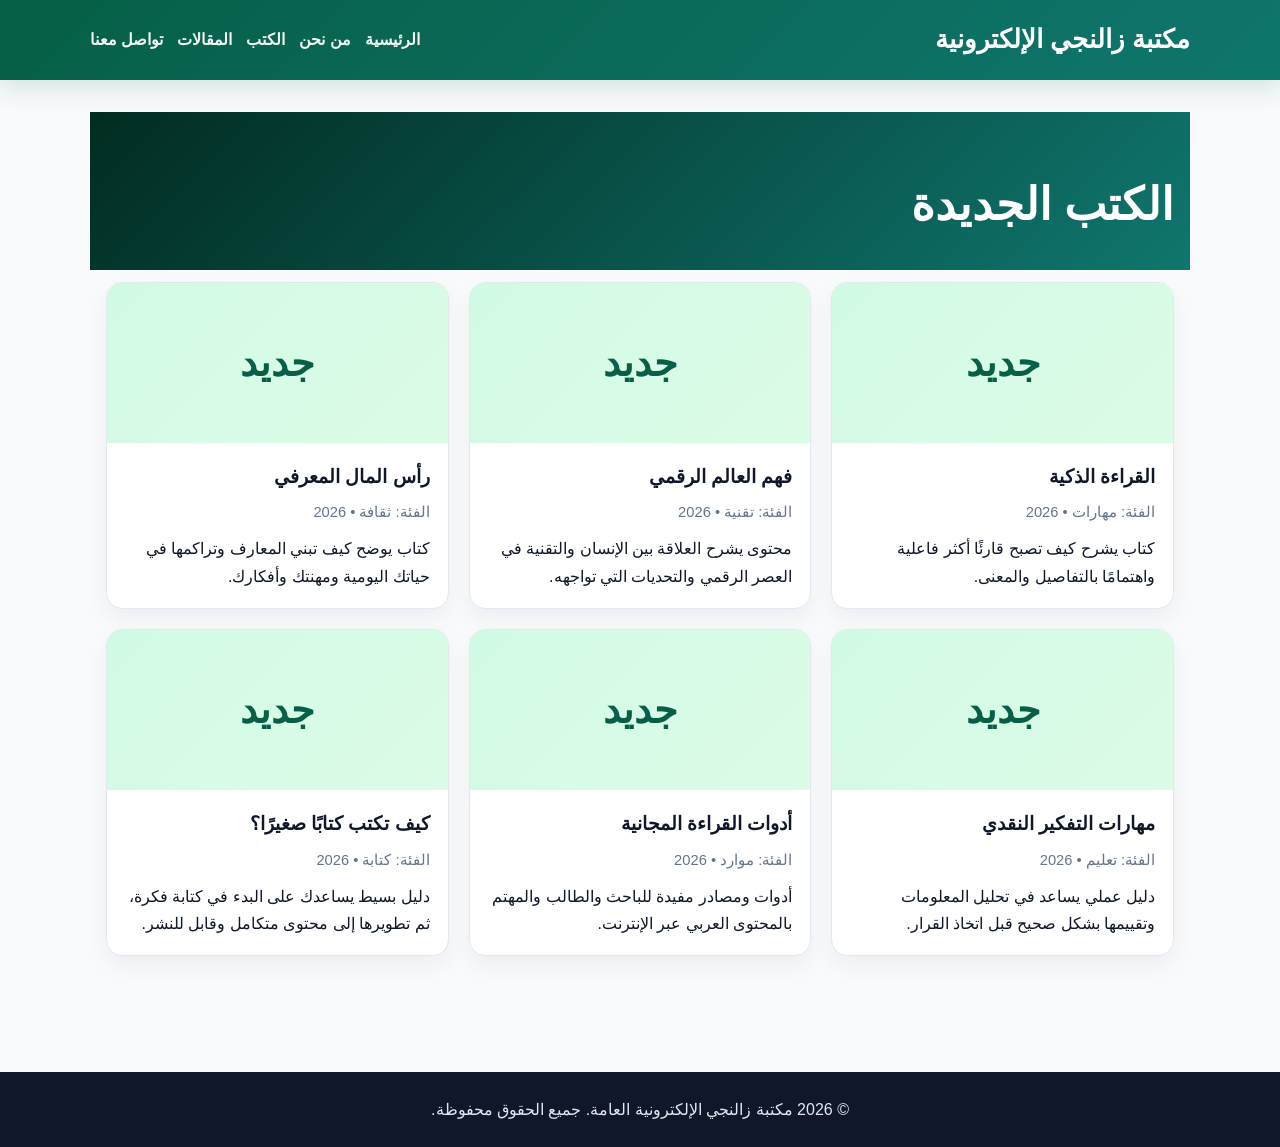
<file: new-books.html>
<!DOCTYPE html>
<html lang="ar" dir="rtl">
<head>
  <meta charset="UTF-8" />
  <meta name="viewport" content="width=device-width, initial-scale=1.0" />
  <meta name="description" content="اكتشف آخر الكتب والمحتويات المضافة في مكتبة زالنجي الإلكترونية العامة." />
  <meta name="keywords" content="كتب جديدة, مكتبة زالنجي, محتوى جديد, كتب عربية حديثة" />
  <meta name="robots" content="index,follow" />
  <link rel="canonical" href="https://hashmmohmed466-wq.github.io/zalingei-digital-library/new-books.html" />
  <title>الكتب الجديدة | مكتبة زالنجي الإلكترونية</title>
  <link rel="stylesheet" href="style.css" />
</head>
<body>
  <header>
    <div class="container topbar">
      <div class="brand">مكتبة زالنجي الإلكترونية</div>
      <nav>
        <a href="index.html">الرئيسية</a>
        <a href="about.html">من نحن</a>
        <a href="books.html">الكتب</a>
        <a href="articles.html">المقالات</a>
        <a href="contact.html">تواصل معنا</a>
      </nav>
    </div>
  </header>

  <main class="container">
    <section class="page-header">
      <div class="container">
        <h1>الكتب الجديدة</h1>
      </div>
    </section>

    <section class="container" style="margin-top:-20px; margin-bottom:52px;">
      <div class="books-list">
        <article class="book-item">
          <div class="book-cover">جديد</div>
          <div class="book-body">
            <h3>القراءة الذكية</h3>
            <div class="book-meta">الفئة: مهارات • 2026</div>
            <p>كتاب يشرح كيف تصبح قارئًا أكثر فاعلية واهتمامًا بالتفاصيل والمعنى.</p>
          </div>
        </article>

        <article class="book-item">
          <div class="book-cover">جديد</div>
          <div class="book-body">
            <h3>فهم العالم الرقمي</h3>
            <div class="book-meta">الفئة: تقنية • 2026</div>
            <p>محتوى يشرح العلاقة بين الإنسان والتقنية في العصر الرقمي والتحديات التي تواجهه.</p>
          </div>
        </article>

        <article class="book-item">
          <div class="book-cover">جديد</div>
          <div class="book-body">
            <h3>رأس المال المعرفي</h3>
            <div class="book-meta">الفئة: ثقافة • 2026</div>
            <p>كتاب يوضح كيف تبني المعارف وتراكمها في حياتك اليومية ومهنتك وأفكارك.</p>
          </div>
        </article>

        <article class="book-item">
          <div class="book-cover">جديد</div>
          <div class="book-body">
            <h3>مهارات التفكير النقدي</h3>
            <div class="book-meta">الفئة: تعليم • 2026</div>
            <p>دليل عملي يساعد في تحليل المعلومات وتقييمها بشكل صحيح قبل اتخاذ القرار.</p>
          </div>
        </article>

        <article class="book-item">
          <div class="book-cover">جديد</div>
          <div class="book-body">
            <h3>أدوات القراءة المجانية</h3>
            <div class="book-meta">الفئة: موارد • 2026</div>
            <p>أدوات ومصادر مفيدة للباحث والطالب والمهتم بالمحتوى العربي عبر الإنترنت.</p>
          </div>
        </article>

        <article class="book-item">
          <div class="book-cover">جديد</div>
          <div class="book-body">
            <h3>كيف تكتب كتابًا صغيرًا؟</h3>
            <div class="book-meta">الفئة: كتابة • 2026</div>
            <p>دليل بسيط يساعدك على البدء في كتابة فكرة، ثم تطويرها إلى محتوى متكامل وقابل للنشر.</p>
          </div>
        </article>
      </div>
    </section>
  </main>

  <footer class="footer">
    <div class="container">© 2026 مكتبة زالنجي الإلكترونية العامة. جميع الحقوق محفوظة.</div>
  </footer>
</body>
</html>
</file>
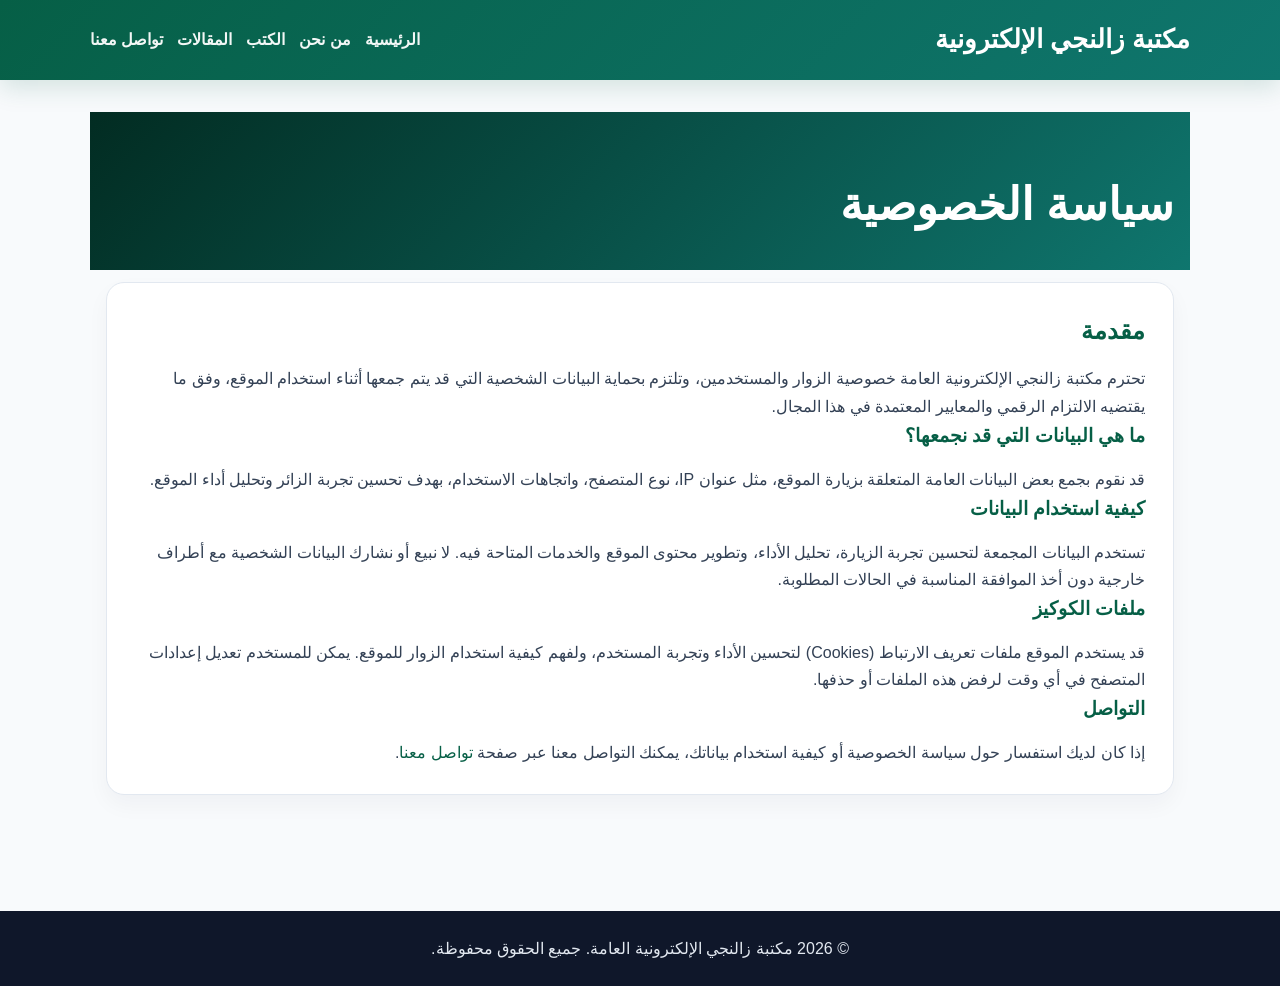
<file: privacy.html>
<!DOCTYPE html>
<html lang="ar" dir="rtl">
<head>
  <meta charset="UTF-8" />
  <meta name="viewport" content="width=device-width, initial-scale=1.0" />
  <meta name="description" content="سياسة الخصوصية لمكتبة زالنجي الإلكترونية العامة، وكيفية التعامل مع البيانات والزيارات." />
  <meta name="robots" content="index,follow" />
  <link rel="canonical" href="https://hashmmohmed466-wq.github.io/zalingei-digital-library/privacy.html" />
  <title>سياسة الخصوصية | مكتبة زالنجي الإلكترونية</title>
  <link rel="stylesheet" href="style.css" />
</head>
<body>
  <header>
    <div class="container topbar">
      <div class="brand">مكتبة زالنجي الإلكترونية</div>
      <nav>
        <a href="index.html">الرئيسية</a>
        <a href="about.html">من نحن</a>
        <a href="books.html">الكتب</a>
        <a href="articles.html">المقالات</a>
        <a href="contact.html">تواصل معنا</a>
      </nav>
    </div>
  </header>

  <main class="container">
    <section class="page-header">
      <div class="container">
        <h1>سياسة الخصوصية</h1>
      </div>
    </section>

    <section class="container" style="margin-top:-20px; margin-bottom:52px;">
      <div class="content-box">
        <h2>مقدمة</h2>
        <p>
          تحترم مكتبة زالنجي الإلكترونية العامة خصوصية الزوار والمستخدمين، وتلتزم بحماية البيانات
          الشخصية التي قد يتم جمعها أثناء استخدام الموقع، وفق ما يقتضيه الالتزام الرقمي والمعايير
          المعتمدة في هذا المجال.
        </p>

        <h3>ما هي البيانات التي قد نجمعها؟</h3>
        <p>
          قد نقوم بجمع بعض البيانات العامة المتعلقة بزيارة الموقع، مثل عنوان IP، نوع المتصفح،
          واتجاهات الاستخدام، بهدف تحسين تجربة الزائر وتحليل أداء الموقع.
        </p>

        <h3>كيفية استخدام البيانات</h3>
        <p>
          تستخدم البيانات المجمعة لتحسين تجربة الزيارة، تحليل الأداء، وتطوير محتوى الموقع
          والخدمات المتاحة فيه. لا نبيع أو نشارك البيانات الشخصية مع أطراف خارجية دون أخذ
          الموافقة المناسبة في الحالات المطلوبة.
        </p>

        <h3>ملفات الكوكيز</h3>
        <p>
          قد يستخدم الموقع ملفات تعريف الارتباط (Cookies) لتحسين الأداء وتجربة المستخدم،
          ولفهم كيفية استخدام الزوار للموقع. يمكن للمستخدم تعديل إعدادات المتصفح في أي وقت
          لرفض هذه الملفات أو حذفها.
        </p>

        <h3>التواصل</h3>
        <p>
          إذا كان لديك استفسار حول سياسة الخصوصية أو كيفية استخدام بياناتك، يمكنك التواصل معنا
          عبر صفحة <a href="contact.html">تواصل معنا</a>.
        </p>
      </div>
    </section>
  </main>

  <footer class="footer">
    <div class="container">© 2026 مكتبة زالنجي الإلكترونية العامة. جميع الحقوق محفوظة.</div>
  </footer>
</body>
</html>
</file>
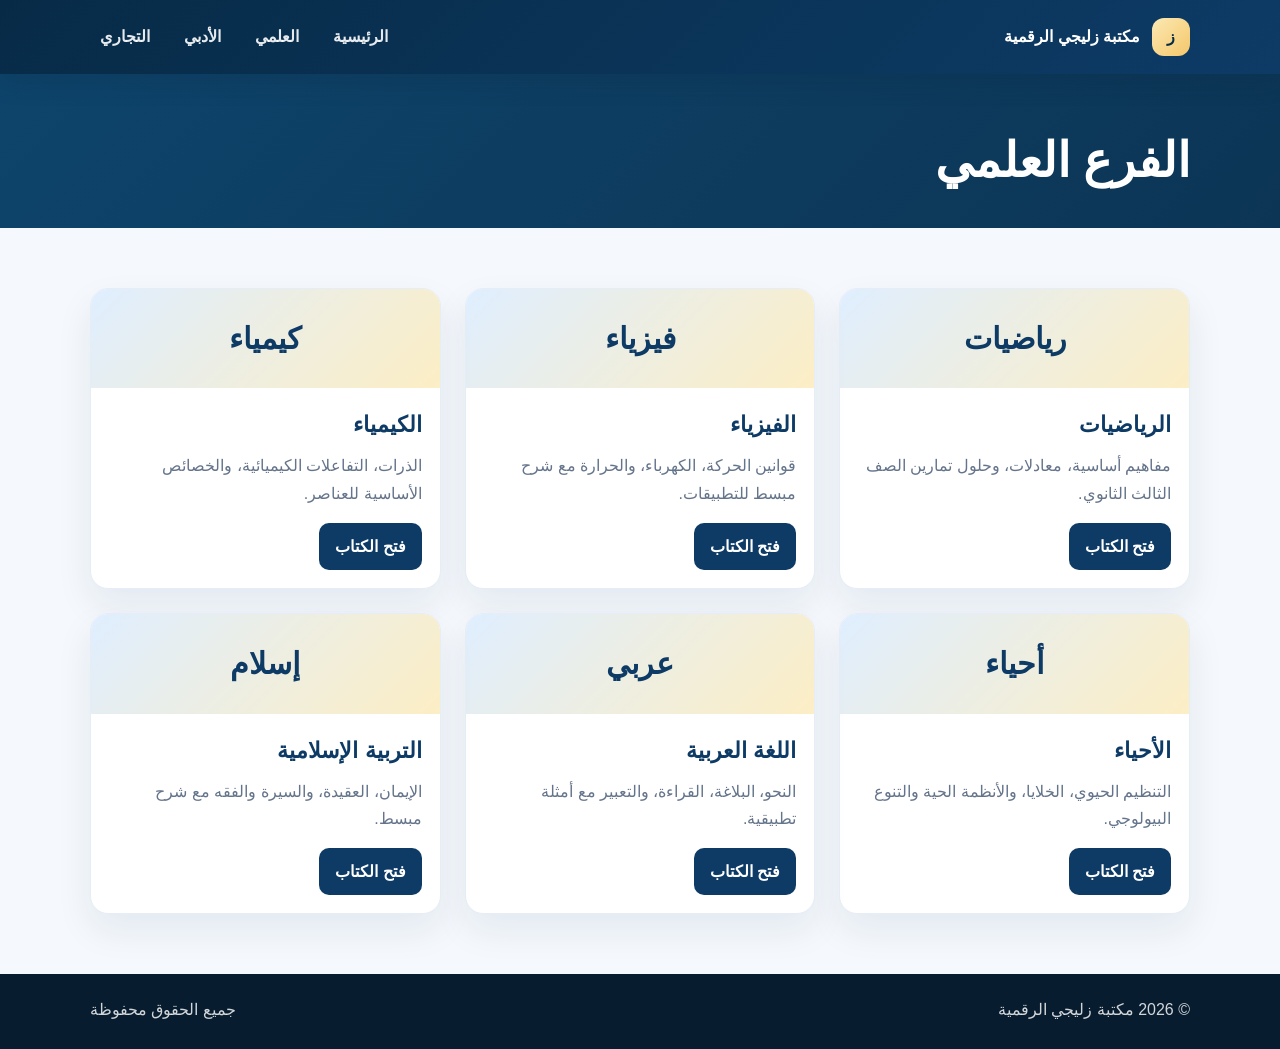
<file: science.html>
<!DOCTYPE html>
<html lang="ar" dir="rtl">
  <head>
    <meta charset="UTF-8" />
    <meta name="viewport" content="width=device-width, initial-scale=1.0" />
    <title>الفرع العلمي | مكتبة زليجي الرقمية</title>
    <style>
      :root {
        --primary: #0d3b66;
        --primary-deep: #072b47;
        --secondary: #f5c76a;
        --bg: #f5f8fc;
        --card: #ffffff;
        --line: #e7edf6;
        --text: #1a2433;
        --muted: #64748b;
        --shadow: 0 16px 36px rgba(13, 59, 102, 0.08);
      }
      * { box-sizing: border-box; }
      body {
        margin: 0; font-family: "Tahoma", "Segoe UI", sans-serif; background: var(--bg); color: var(--text); line-height: 1.7;
      }
      a { text-decoration: none; }
      .container { width: min(1100px, calc(100% - 26px)); margin: 0 auto; }
      .topbar {
        background: linear-gradient(135deg, var(--primary-deep), var(--primary));
        color: #fff; position: sticky; top: 0; z-index: 10; box-shadow: 0 8px 24px rgba(9,31,58,.18);
      }
      .topbar-inner {
        min-height: 74px; display: flex; align-items: center; justify-content: space-between; gap: 18px;
      }
      .brand {
        display: flex; align-items: center; gap: 12px; font-weight: 800;
      }
      .brand-mark {
        width: 38px; height: 38px; border-radius: 12px; background: linear-gradient(135deg, #fbe9b4, var(--secondary));
        display: grid; place-items: center; color: var(--primary-deep); font-weight: 900;
      }
      .nav { display: flex; flex-wrap: wrap; gap: 14px; }
      .nav a {
        color: rgba(255,255,255,0.9); padding: 8px 10px; border-radius: 10px; font-weight: 700;
      }
      .nav a:hover { background: rgba(255,255,255,0.08); }
      .page-header {
        background: linear-gradient(135deg, #0e446b, #0c3555);
        color: #fff; padding: 46px 0 26px;
      }
      .page-header h1 { margin: 0; font-size: clamp(2rem, 4vw, 3rem); }
      .section { padding: 60px 0; }
      .books-grid {
        display: grid; grid-template-columns: repeat(auto-fit, minmax(260px, 1fr)); gap: 24px;
      }
      .book-card {
        background: var(--card); border: 1px solid var(--line); border-radius: 18px; box-shadow: var(--shadow); overflow: hidden;
      }
      .book-cover {
        background: linear-gradient(135deg, #dfeeff, #fceec5); padding: 24px 18px; font-size: 1.9rem; font-weight: 900; color: var(--primary);
        text-align: center;
      }
      .book-content { padding: 18px; }
      .book-content h3 { margin: 0 0 8px; font-size: 1.4rem; color: var(--primary); }
      .book-content p { margin: 0 0 16px; color: var(--muted); }
      .book-link {
        display: inline-block; background: var(--primary); color: #fff; padding: 10px 16px; border-radius: 10px; font-weight: 800;
      }
      .book-link:hover { background: var(--primary-deep); }
      footer { background: #071c2f; color: #fff; padding: 22px 0 26px; }
      .footer-row { display: flex; justify-content: space-between; gap: 12px; flex-wrap: wrap; }
      .footer-row p { margin: 0; color: rgba(255,255,255,0.82); }
      @media (max-width: 640px) {
        .topbar-inner, .footer-row { flex-direction: column; align-items: flex-start; }
      }
    </style>
  </head>
  <body>
    <header class="topbar">
      <div class="container topbar-inner">
        <div class="brand"><div class="brand-mark">ز</div><span>مكتبة زليجي الرقمية</span></div>
        <nav class="nav" aria-label="التنقل">
          <a href="index.html">الرئيسية</a>
          <a href="science.html">العلمي</a>
          <a href="literary.html">الأدبي</a>
          <a href="commercial.html">التجاري</a>
        </nav>
      </div>
    </header>

    <section class="page-header">
      <div class="container">
        <h1>الفرع العلمي</h1>
      </div>
    </section>

    <main class="section">
      <div class="container books-grid">
        <article class="book-card">
          <div class="book-cover">رياضيات</div>
          <div class="book-content">
            <h3>الرياضيات</h3>
            <p>مفاهيم أساسية، معادلات، وحلول تمارين الصف الثالث الثانوي.</p>
            <a class="book-link" href="#">فتح الكتاب</a>
          </div>
        </article>

        <article class="book-card">
          <div class="book-cover">فيزياء</div>
          <div class="book-content">
            <h3>الفيزياء</h3>
            <p>قوانين الحركة، الكهرباء، والحرارة مع شرح مبسط للتطبيقات.</p>
            <a class="book-link" href="#">فتح الكتاب</a>
          </div>
        </article>

        <article class="book-card">
          <div class="book-cover">كيمياء</div>
          <div class="book-content">
            <h3>الكيمياء</h3>
            <p>الذرات، التفاعلات الكيميائية، والخصائص الأساسية للعناصر.</p>
            <a class="book-link" href="#">فتح الكتاب</a>
          </div>
        </article>

        <article class="book-card">
          <div class="book-cover">أحياء</div>
          <div class="book-content">
            <h3>الأحياء</h3>
            <p>التنظيم الحيوي، الخلايا، والأنظمة الحية والتنوع البيولوجي.</p>
            <a class="book-link" href="#">فتح الكتاب</a>
          </div>
        </article>

        <article class="book-card">
          <div class="book-cover">عربي</div>
          <div class="book-content">
            <h3>اللغة العربية</h3>
            <p>النحو، البلاغة، القراءة، والتعبير مع أمثلة تطبيقية.</p>
            <a class="book-link" href="#">فتح الكتاب</a>
          </div>
        </article>

        <article class="book-card">
          <div class="book-cover">إسلام</div>
          <div class="book-content">
            <h3>التربية الإسلامية</h3>
            <p>الإيمان، العقيدة، والسيرة والفقه مع شرح مبسط.</p>
            <a class="book-link" href="#">فتح الكتاب</a>
          </div>
        </article>
      </div>
    </main>

    <footer>
      <div class="container footer-row">
        <p>© <span id="year"></span> مكتبة زليجي الرقمية</p>
        <p>جميع الحقوق محفوظة</p>
      </div>
    </footer>

    <script>
      document.getElementById("year").textContent = new Date().getFullYear();
    </script>
  </body>
</html>
</file>
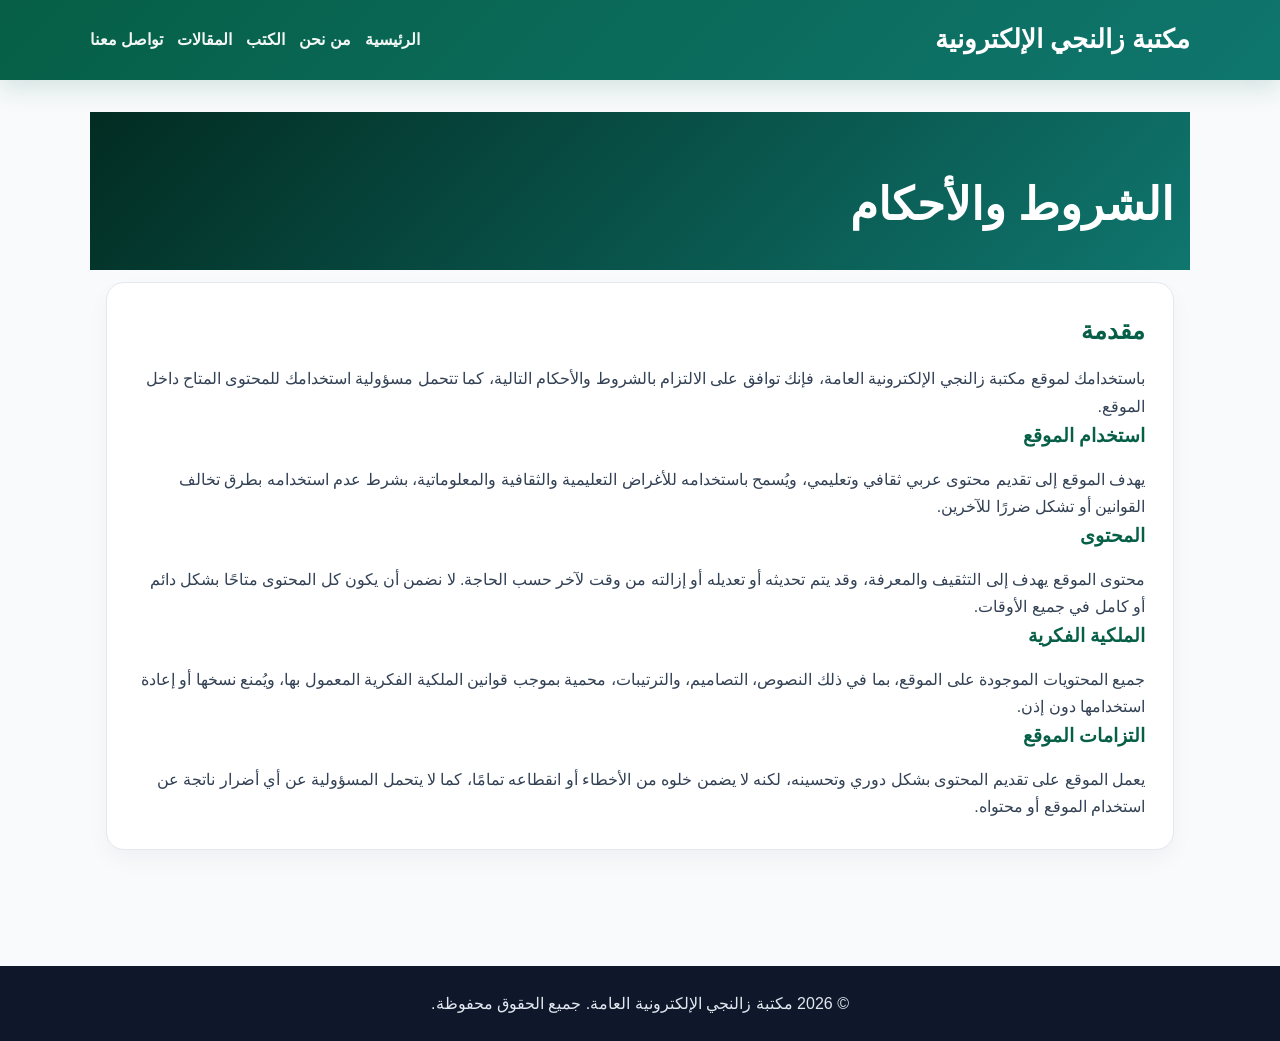
<file: terms.html>
<!DOCTYPE html>
<html lang="ar" dir="rtl">
<head>
  <meta charset="UTF-8" />
  <meta name="viewport" content="width=device-width, initial-scale=1.0" />
  <meta name="description" content="الشروط والأحكام الخاصة باستخدام مكتبة زالنجي الإلكترونية العامة." />
  <meta name="robots" content="index,follow" />
  <link rel="canonical" href="https://hashmmohmed466-wq.github.io/zalingei-digital-library/terms.html" />
  <title>الشروط والأحكام | مكتبة زالنجي الإلكترونية</title>
  <link rel="stylesheet" href="style.css" />
</head>
<body>
  <header>
    <div class="container topbar">
      <div class="brand">مكتبة زالنجي الإلكترونية</div>
      <nav>
        <a href="index.html">الرئيسية</a>
        <a href="about.html">من نحن</a>
        <a href="books.html">الكتب</a>
        <a href="articles.html">المقالات</a>
        <a href="contact.html">تواصل معنا</a>
      </nav>
    </div>
  </header>

  <main class="container">
    <section class="page-header">
      <div class="container">
        <h1>الشروط والأحكام</h1>
      </div>
    </section>

    <section class="container" style="margin-top:-20px; margin-bottom:52px;">
      <div class="content-box">
        <h2>مقدمة</h2>
        <p>
          باستخدامك لموقع مكتبة زالنجي الإلكترونية العامة، فإنك توافق على الالتزام بالشروط
          والأحكام التالية، كما تتحمل مسؤولية استخدامك للمحتوى المتاح داخل الموقع.
        </p>

        <h3>استخدام الموقع</h3>
        <p>
          يهدف الموقع إلى تقديم محتوى عربي ثقافي وتعليمي، ويُسمح باستخدامه للأغراض التعليمية
          والثقافية والمعلوماتية، بشرط عدم استخدامه بطرق تخالف القوانين أو تشكل ضررًا للآخرين.
        </p>

        <h3>المحتوى</h3>
        <p>
          محتوى الموقع يهدف إلى التثقيف والمعرفة، وقد يتم تحديثه أو تعديله أو إزالته من وقت لآخر
          حسب الحاجة. لا نضمن أن يكون كل المحتوى متاحًا بشكل دائم أو كامل في جميع الأوقات.
        </p>

        <h3>الملكية الفكرية</h3>
        <p>
          جميع المحتويات الموجودة على الموقع، بما في ذلك النصوص، التصاميم، والترتيبات، محمية
          بموجب قوانين الملكية الفكرية المعمول بها، ويُمنع نسخها أو إعادة استخدامها دون إذن.
        </p>

        <h3>التزامات الموقع</h3>
        <p>
          يعمل الموقع على تقديم المحتوى بشكل دوري وتحسينه، لكنه لا يضمن خلوه من الأخطاء أو
          انقطاعه تمامًا، كما لا يتحمل المسؤولية عن أي أضرار ناتجة عن استخدام الموقع أو محتواه.
        </p>
      </div>
    </section>
  </main>

  <footer class="footer">
    <div class="container">© 2026 مكتبة زالنجي الإلكترونية العامة. جميع الحقوق محفوظة.</div>
  </footer>
</body>
</html>
</file>
<file: style.css>
* {
  box-sizing: border-box;
  margin: 0;
  padding: 0;
}

body {
  font-family: "Segoe UI", Tahoma, Geneva, Verdana, sans-serif;
  background: #f8fafc;
  color: #0f172a;
  line-height: 1.7;
}

a {
  color: #065f46;
  text-decoration: none;
}

a:hover {
  text-decoration: underline;
}

.container {
  width: min(1100px, calc(100% - 32px));
  margin: 0 auto;
}

header {
  background: linear-gradient(135deg, #065f46, #0f766e);
  color: white;
  box-shadow: 0 8px 24px rgba(6, 95, 70, 0.15);
}

.topbar {
  display: flex;
  justify-content: space-between;
  align-items: center;
  padding: 18px 0;
  gap: 16px;
}

.brand {
  font-size: 1.6rem;
  font-weight: 700;
}

nav {
  display: flex;
  flex-wrap: wrap;
  gap: 14px;
  align-items: center;
}

nav a {
  color: white;
  font-weight: 600;
  opacity: 0.95;
}

.hero {
  padding: 72px 0 48px;
}

.hero-inner {
  display: grid;
  grid-template-columns: 1.5fr 1fr;
  gap: 32px;
  align-items: center;
}

.hero h1 {
  font-size: clamp(2rem, 4vw, 3rem);
  margin-bottom: 16px;
  line-height: 1.25;
}

.hero p {
  font-size: 1.08rem;
  margin-bottom: 22px;
  color: #e2e8f0;
}

.buttons {
  display: flex;
  flex-wrap: wrap;
  gap: 14px;
}

.btn {
  display: inline-block;
  padding: 12px 22px;
  border-radius: 999px;
  font-weight: 700;
  transition: 0.2s ease;
}

.btn-primary {
  background: #fbbf24;
  color: #111827;
}

.btn-primary:hover {
  background: #f59e0b;
  text-decoration: none;
}

.btn-secondary {
  background: rgba(255, 255, 255, 0.12);
  color: white;
  border: 1px solid rgba(255, 255, 255, 0.25);
}

.btn-secondary:hover {
  background: rgba(255, 255, 255, 0.18);
  text-decoration: none;
}

.hero-card {
  background: rgba(255, 255, 255, 0.08);
  border: 1px solid rgba(255, 255, 255, 0.18);
  border-radius: 20px;
  padding: 24px;
  backdrop-filter: blur(5px);
}

.stat-grid {
  display: grid;
  grid-template-columns: repeat(2, minmax(150px, 1fr));
  gap: 16px;
  margin-top: 18px;
}

.stat {
  background: rgba(255, 255, 255, 0.06);
  border-radius: 14px;
  padding: 18px;
  text-align: center;
}

.stat strong {
  display: block;
  font-size: 1.6rem;
  margin-bottom: 8px;
}

main {
  padding: 32px 0 64px;
}

section {
  margin-bottom: 32px;
}

.section-title {
  font-size: 2rem;
  margin-bottom: 20px;
  color: #064e3b;
}

.grid {
  display: grid;
  grid-template-columns: repeat(3, minmax(0, 1fr));
  gap: 20px;
}

.card {
  background: white;
  border: 1px solid #e2e8f0;
  border-radius: 18px;
  padding: 22px;
  box-shadow: 0 8px 20px rgba(15, 23, 42, 0.04);
}

.card h3 {
  font-size: 1.2rem;
  margin-bottom: 10px;
  color: #065f46;
}

.card p {
  color: #475569;
}

.books-list {
  display: grid;
  grid-template-columns: repeat(3, minmax(0, 1fr));
  gap: 20px;
}

.book-item {
  background: white;
  border: 1px solid #e2e8f0;
  border-radius: 16px;
  overflow: hidden;
  box-shadow: 0 10px 22px rgba(15, 23, 42, 0.05);
}

.book-cover {
  height: 160px;
  background: linear-gradient(135deg, #d1fae5, #dcfce7);
  display: flex;
  align-items: center;
  justify-content: center;
  font-size: 2.4rem;
  color: #065f46;
  font-weight: 800;
}

.book-body {
  padding: 18px;
}

.book-body h3 {
  margin-bottom: 8px;
  color: #0f172a;
}

.book-meta {
  color: #64748b;
  font-size: 0.92rem;
  margin-bottom: 10px;
}

.footer {
  background: #0f172a;
  color: #e2e8f0;
  padding: 24px 0;
  text-align: center;
}

.page-header {
  padding: 54px 0 28px;
  background: linear-gradient(135deg, #022c22, #0f766e);
  color: white;
}

.page-header h1 {
  font-size: clamp(2rem, 4vw, 2.8rem);
}

.content-box {
  background: white;
  border: 1px solid #e2e8f0;
  border-radius: 18px;
  padding: 28px;
  box-shadow: 0 10px 22px rgba(15, 23, 42, 0.04);
}

.content-box h2,
.content-box h3 {
  margin-bottom: 14px;
  color: #065f46;
}

.content-box p,
.content-box li {
  color: #334155;
}

.contact-list {
  list-style: none;
  display: grid;
  gap: 12px;
  margin-top: 16px;
}

@media (max-width: 800px) {
  .hero-inner,
  .grid,
  .books-list {
    grid-template-columns: 1fr;
  }

  .topbar {
    flex-direction: column;
    align-items: flex-start;
  }
}
</file>
